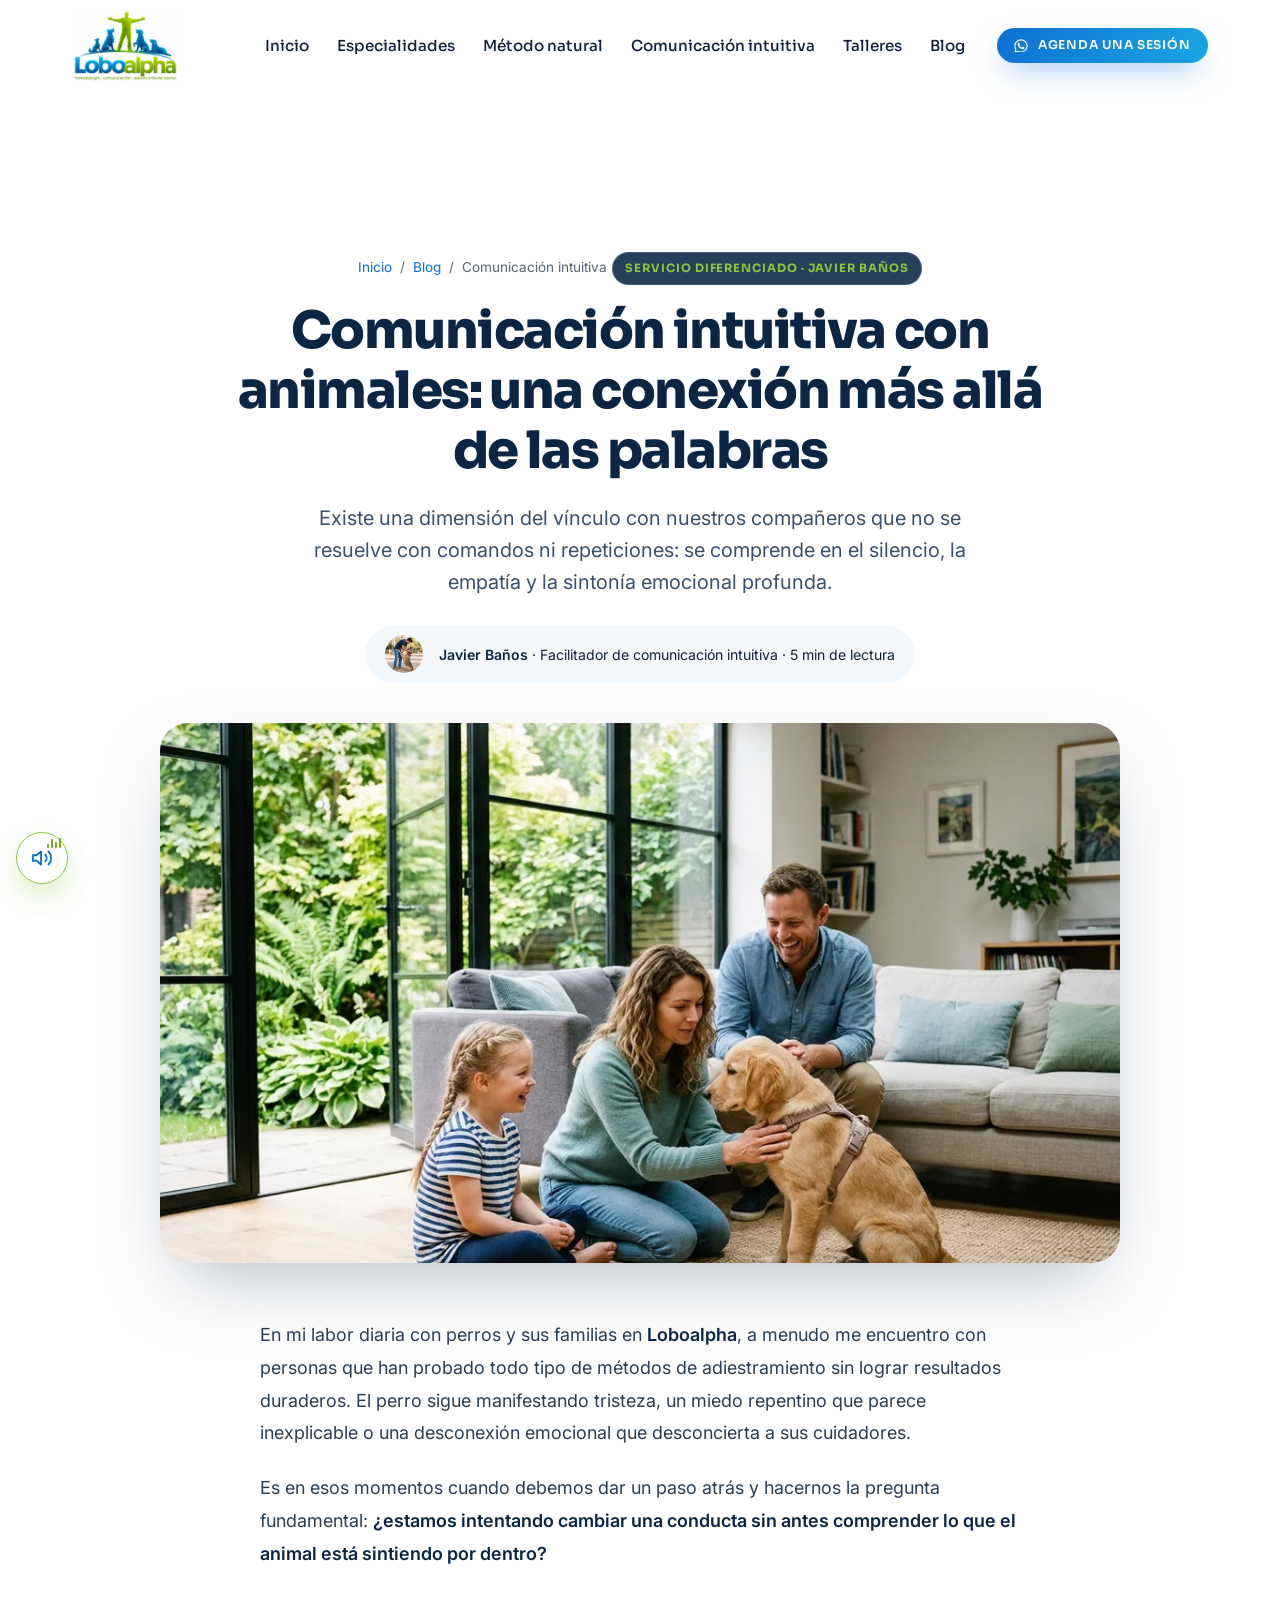
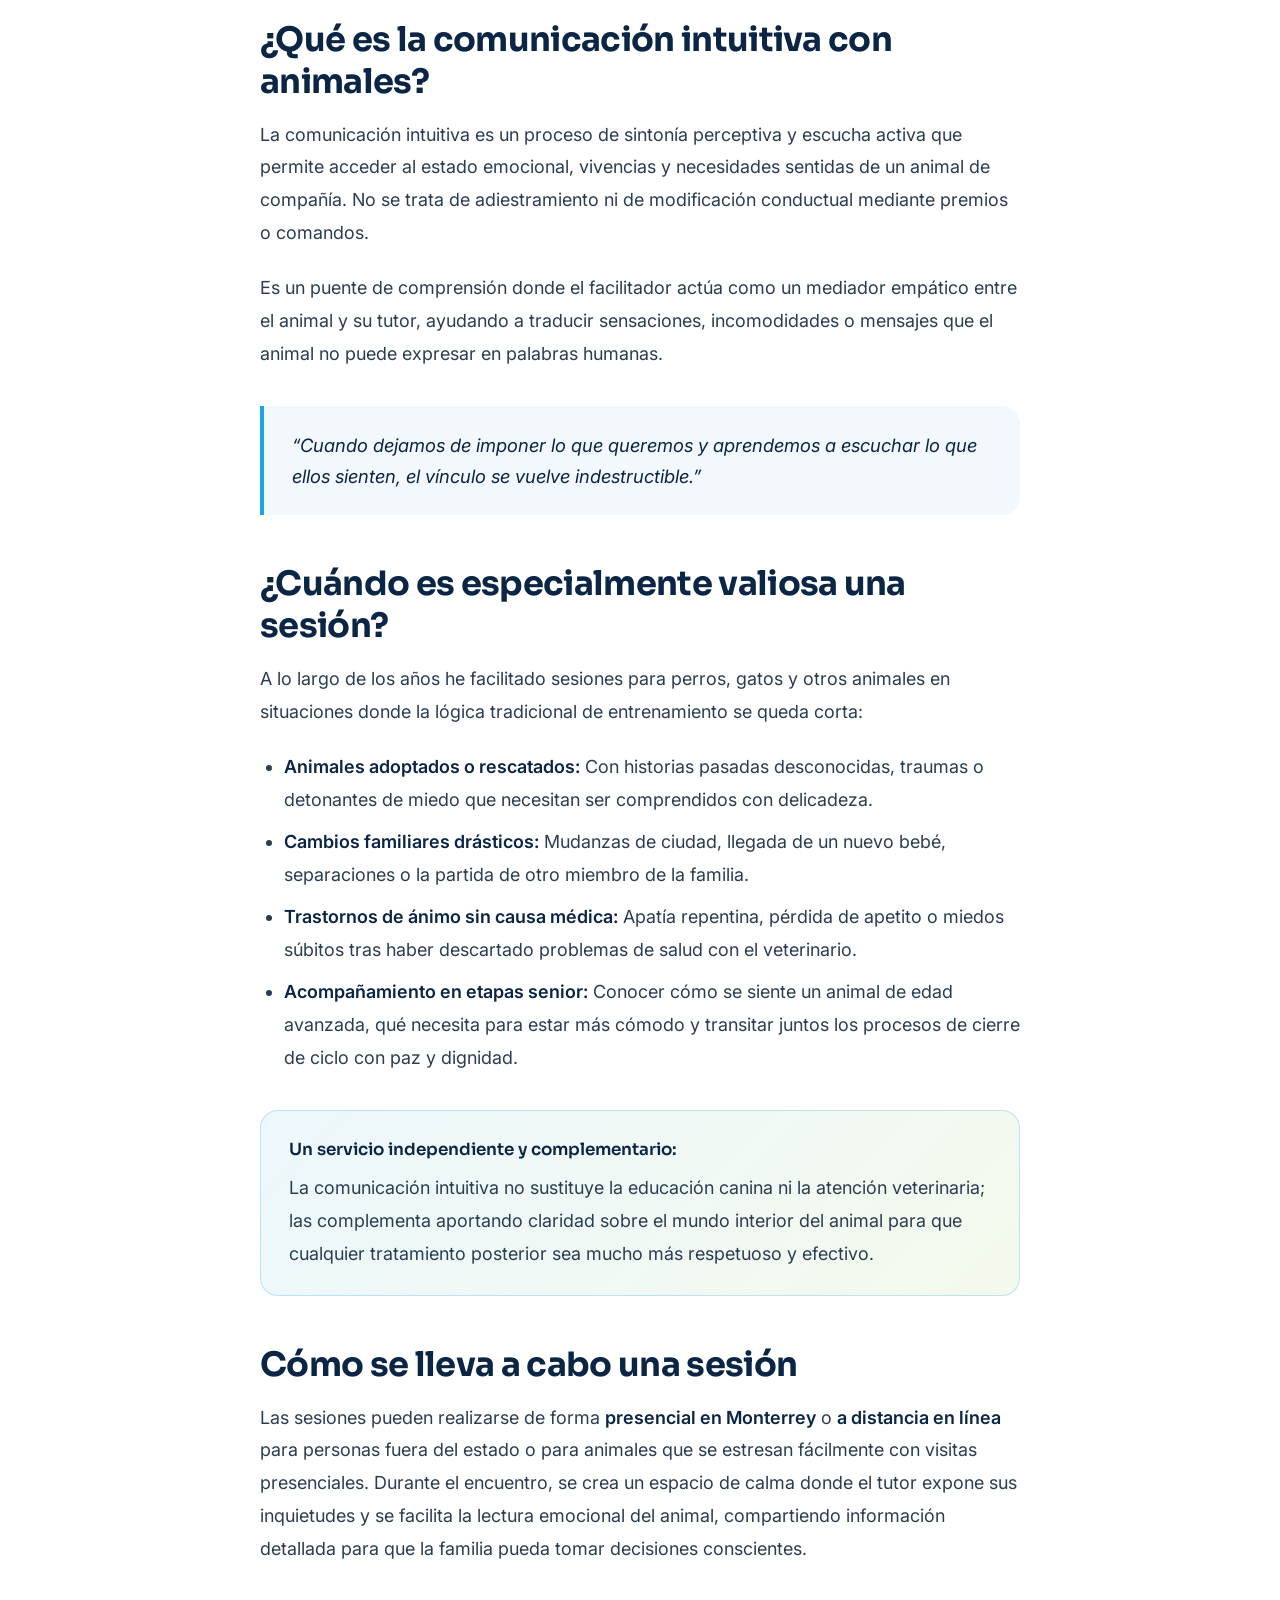
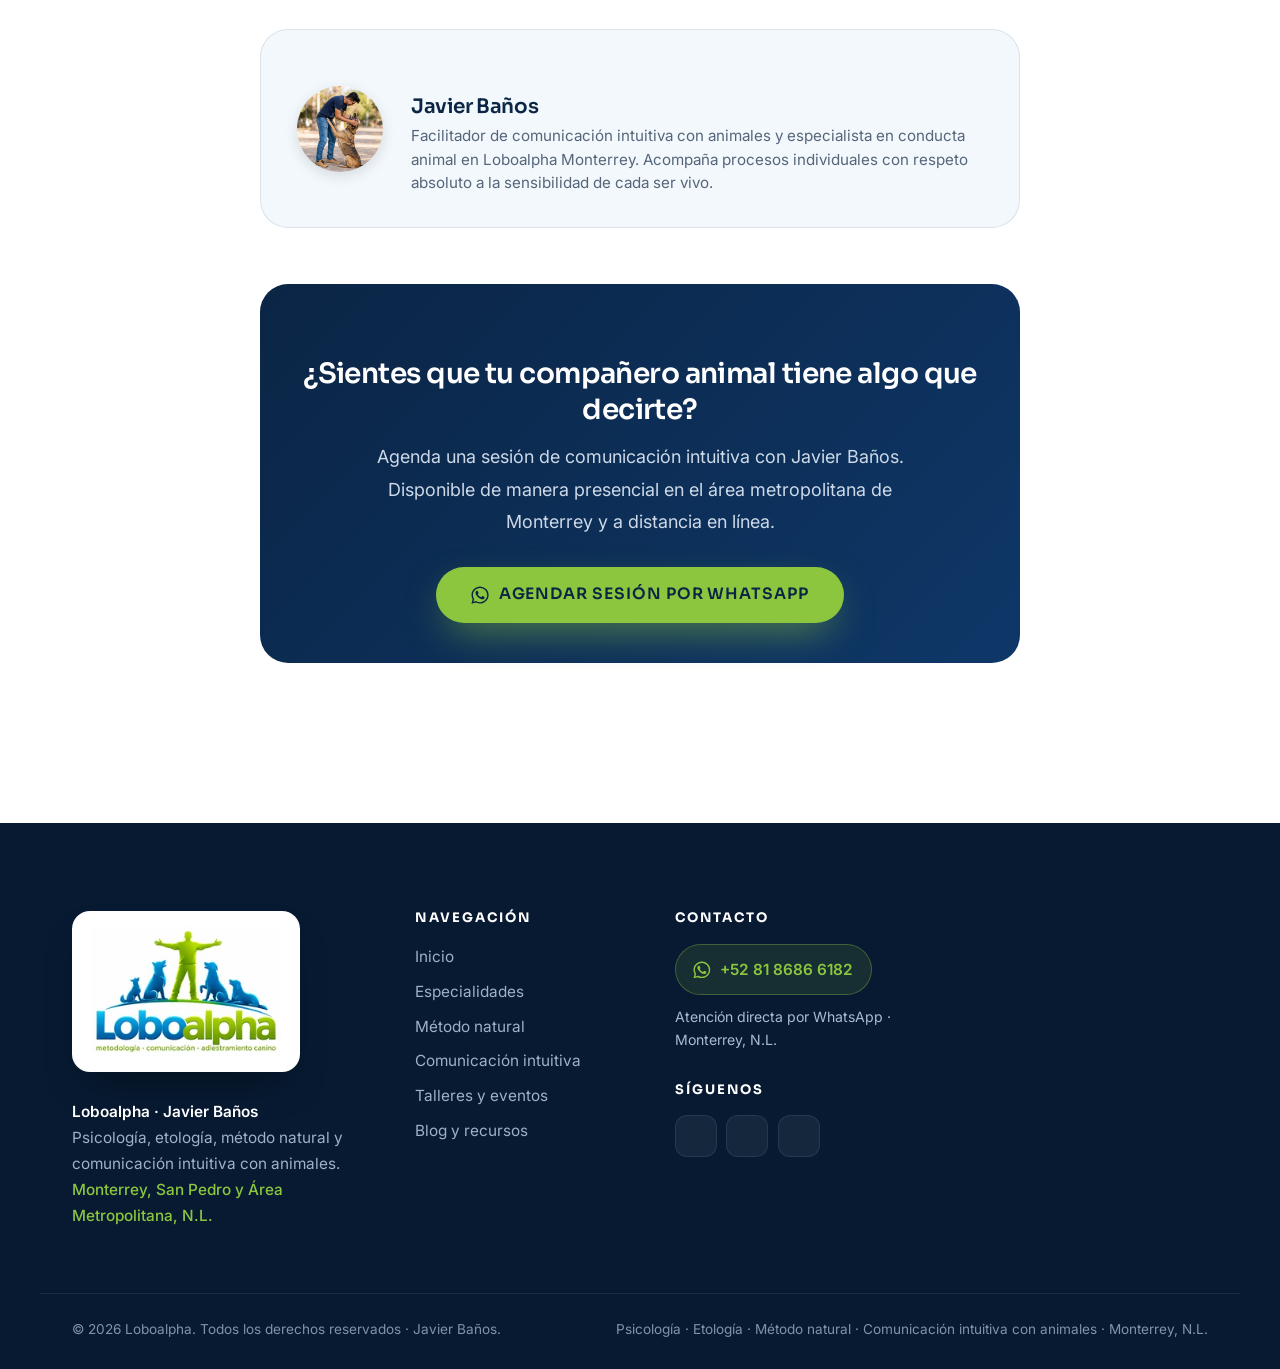
<file: articulos/comunicacion-intuitiva-con-animales.html>
<!DOCTYPE html>
<html lang="es-MX">
<head>
  <meta charset="utf-8">
  <meta name="viewport" content="width=device-width, initial-scale=1, viewport-fit=cover">

  <!-- ===== SEO base ===== -->
  <title>Comunicación intuitiva con animales: una conexión más allá de las palabras · Loboalpha</title>
  <meta name="description" content="Descubre qué es la comunicación intuitiva con animales y cómo Javier Baños facilita sesiones para comprender las emociones y mensajes de tu compañero en Monterrey.">
  <meta name="keywords" content="comunicacion intuitiva con animales, Javier Baños, bienestar animal, conexion humano animal, Loboalpha Monterrey">
  <meta name="author" content="Javier Baños · Loboalpha">
  <meta name="robots" content="index, follow, max-image-preview:large">
  <link rel="canonical" href="https://arcano3ai.github.io/LoboAlpha/articulos/comunicacion-intuitiva-con-animales.html">
  <meta name="theme-color" content="#0b2545">

  <!-- ===== Open Graph ===== -->
  <meta property="og:type" content="article">
  <meta property="og:locale" content="es_MX">
  <meta property="og:site_name" content="Loboalpha">
  <meta property="og:title" content="Comunicación intuitiva con animales: una conexión más allá de las palabras">
  <meta property="og:description" content="Aprende cómo la escucha activa y la sintonía emocional permiten descifrar el mundo interior de tu animal de compañía con Javier Baños.">
  <meta property="og:url" content="https://arcano3ai.github.io/LoboAlpha/articulos/comunicacion-intuitiva-con-animales.html">
  <meta property="og:image" content="https://arcano3ai.github.io/LoboAlpha/assets/img/og-blog-intuitiva.jpg">
  <meta property="og:image:secure_url" content="https://arcano3ai.github.io/LoboAlpha/assets/img/og-blog-intuitiva.jpg">
  <meta property="og:image:type" content="image/jpeg">
  <meta property="og:image:width" content="1200">
  <meta property="og:image:height" content="630">
  <meta property="og:image:alt" content="Conexión empática y comunicación intuitiva con animales">
  <link rel="image_src" href="https://arcano3ai.github.io/LoboAlpha/assets/img/og-blog-intuitiva.jpg">
  <meta name="twitter:card" content="summary_large_image">
  <meta name="twitter:title" content="Comunicación intuitiva con animales: una conexión más allá de las palabras">
  <meta name="twitter:description" content="Descubre en qué consiste una sesión de comunicación intuitiva y cuándo es el momento indicado para realizarla.">
  <meta name="twitter:image" content="https://arcano3ai.github.io/LoboAlpha/assets/img/og-blog-intuitiva.jpg">

  <!-- ===== Iconos ===== -->
  <link rel="icon" type="image/png" sizes="32x32" href="../assets/img/favicon-32.png">
  <link rel="apple-touch-icon" href="../assets/img/apple-touch-icon.png">

  <!-- ===== Fuentes & Estilos ===== -->
  <link rel="preconnect" href="https://fonts.googleapis.com">
  <link rel="preconnect" href="https://fonts.gstatic.com" crossorigin>
  <link href="https://fonts.googleapis.com/css2?family=Inter:wght@400;500;600&family=Sora:wght@500;600;700;800&display=swap" rel="stylesheet">
  <link rel="stylesheet" href="../assets/css/styles.css">

  <!-- ===== Schema.org BlogPosting ===== -->
  <script type="application/ld+json">
  {
    "@context": "https://schema.org",
    "@type": "BlogPosting",
    "headline": "Comunicación intuitiva con animales: una conexión más allá de las palabras",
    "description": "Cómo escuchar lo que tu compañero animal siente, en qué situaciones ayuda y cómo complementa la educación respetuosa y el bienestar familiar.",
    "image": "https://arcano3ai.github.io/LoboAlpha/assets/img/og-blog-intuitiva.jpg",
    "datePublished": "2026-11-15T10:00:00-06:00",
    "dateModified": "2026-11-15T10:00:00-06:00",
    "author": {
      "@type": "Person",
      "name": "Javier Baños",
      "url": "https://arcano3ai.github.io/LoboAlpha/#instructor",
      "jobTitle": "Facilitador de comunicación intuitiva y especialista en conducta canina"
    },
    "publisher": {
      "@type": "Organization",
      "name": "Loboalpha",
      "logo": {
        "@type": "ImageObject",
        "url": "https://arcano3ai.github.io/LoboAlpha/assets/img/logo-loboalpha-480.png"
      }
    },
    "mainEntityOfPage": {
      "@type": "WebPage",
      "@id": "https://arcano3ai.github.io/LoboAlpha/articulos/comunicacion-intuitiva-con-animales.html"
    }
  }
  </script>
</head>
<body>
  <!-- Sprite SVG -->
  <svg width="0" height="0" style="position:absolute" aria-hidden="true" focusable="false">
    <symbol id="i-whatsapp" viewBox="0 0 24 24"><path fill="currentColor" d="M17.47 14.38c-.3-.15-1.75-.86-2.02-.96-.27-.1-.47-.15-.67.15-.2.3-.77.96-.94 1.16-.17.2-.35.22-.64.07-.3-.15-1.25-.46-2.38-1.47-.88-.79-1.47-1.76-1.65-2.06-.17-.3-.02-.46.13-.6.13-.14.3-.35.45-.52.15-.17.2-.3.3-.5.1-.2.05-.37-.03-.52-.07-.15-.67-1.6-.92-2.2-.24-.58-.49-.5-.67-.5h-.57c-.2 0-.52.07-.79.37-.27.3-1.04 1.02-1.04 2.48 0 1.46 1.07 2.88 1.21 3.07.15.2 2.1 3.2 5.08 4.49.71.3 1.26.49 1.7.63.71.22 1.36.19 1.87.12.57-.09 1.75-.72 2-1.41.25-.69.25-1.29.17-1.41-.07-.12-.27-.2-.57-.35M12.05 21.5h-.01a9.46 9.46 0 0 1-4.82-1.32l-.35-.2-3.58.93.96-3.49-.23-.36a9.43 9.43 0 0 1-1.45-5.03c0-5.22 4.25-9.47 9.48-9.47a9.4 9.4 0 0 1 6.7 2.78 9.4 9.4 0 0 1 2.77 6.7c0 5.22-4.25 9.47-9.47 9.47m8.06-17.53A11.32 11.32 0 0 0 12.05.63C5.77.63.66 5.73.66 12.01c0 2 .52 3.96 1.52 5.69L.56 23.63l6.07-1.6a11.36 11.36 0 0 0 5.42 1.38h.01c6.28 0 11.39-5.1 11.39-11.39 0-3.04-1.19-5.9-3.34-8.05"/></symbol>
    <symbol id="i-arrow" viewBox="0 0 24 24"><path fill="none" stroke="currentColor" stroke-width="2" stroke-linecap="round" stroke-linejoin="round" d="M5 12h14M13 6l6 6-6 6"/></symbol>
    <symbol id="i-check-circle" viewBox="0 0 24 24"><circle cx="12" cy="12" r="10" fill="none" stroke="currentColor" stroke-width="2"/><path fill="none" stroke="currentColor" stroke-width="2" stroke-linecap="round" stroke-linejoin="round" d="M8 12l3 3 5-5"/></symbol>
    <symbol id="i-volume-on" viewBox="0 0 24 24"><polygon points="11 5 6 9 2 9 2 15 6 15 11 19 11 5" fill="none" stroke="currentColor" stroke-width="2" stroke-linecap="round" stroke-linejoin="round"/><path d="M15.54 8.46a5 5 0 0 1 0 7.07" fill="none" stroke="currentColor" stroke-width="2" stroke-linecap="round"/><path d="M19.07 4.93a10 10 0 0 1 0 14.14" fill="none" stroke="currentColor" stroke-width="2" stroke-linecap="round"/></symbol>
    <symbol id="i-volume-off" viewBox="0 0 24 24"><polygon points="11 5 6 9 2 9 2 15 6 15 11 19 11 5" fill="none" stroke="currentColor" stroke-width="2" stroke-linecap="round" stroke-linejoin="round"/><line x1="23" y1="9" x2="17" y2="15" stroke="currentColor" stroke-width="2" stroke-linecap="round"/><line x1="17" y1="9" x2="23" y2="15" stroke="currentColor" stroke-width="2" stroke-linecap="round"/></symbol>
  </svg>

  <header class="site-header is-scrolled">
    <div class="container header-inner">
      <a class="brand" href="../#inicio" aria-label="Loboalpha, ir al inicio">
        <img src="../assets/img/logo-loboalpha-240.webp" width="240" height="166" alt="Loboalpha">
      </a>
      <nav class="main-nav" id="menu" aria-label="Navegación principal">
        <ul>
          <li><a href="../#inicio">Inicio</a></li>
          <li><a href="../#servicios">Especialidades</a></li>
          <li><a href="../#metodo-natural">Método natural</a></li>
          <li><a href="../#comunicacion-intuitiva">Comunicación intuitiva</a></li>
          <li><a href="../#talleres">Talleres</a></li>
          <li><a href="../#articulos">Blog</a></li>
        </ul>
        <a class="btn btn-primary btn-sm nav-cta" href="https://wa.me/528186866182?text=Hola%20Javier%2C%20le%C3%AD%20el%20art%C3%ADculo%20sobre%20comunicaci%C3%B3n%20intuitiva%20y%20quisiera%20agendar%20una%20sesi%C3%B3n." target="_blank" rel="noopener noreferrer">
          <svg class="ico" aria-hidden="true"><use href="#i-whatsapp"/></svg> Agenda una sesión
        </a>
      </nav>
      <button class="nav-toggle" type="button" aria-controls="menu" aria-expanded="false" aria-label="Abrir menú">
        <span></span><span></span><span></span>
      </button>
    </div>
  </header>

  <main id="contenido">
    <article class="article-page section">
      <div class="container">
        
        <header class="article-header">
          <nav class="article-breadcrumb" aria-label="Miga de pan">
            <a href="../#inicio">Inicio</a>
            <span>/</span>
            <a href="../#articulos">Blog</a>
            <span>/</span>
            <span>Comunicación intuitiva</span>
          </nav>

          <span class="blog-card-badge" style="position:static; display:inline-block; margin-bottom:1rem;">Servicio diferenciado · Javier Baños</span>
          <h1 class="article-title">Comunicación intuitiva con animales: una conexión más allá de las palabras</h1>
          <p class="article-lead">
            Existe una dimensión del vínculo con nuestros compañeros que no se resuelve con comandos ni repeticiones: se comprende en el silencio, la empatía y la sintonía emocional profunda.
          </p>

          <div class="article-author-meta">
            <img src="../assets/img/javier-banos-800.webp" alt="Javier Baños">
            <div>
              <strong>Javier Baños</strong> · <span>Facilitador de comunicación intuitiva</span> · <span>5 min de lectura</span>
            </div>
          </div>
        </header>

        <figure class="article-featured-media">
          <img src="../assets/img/blog-intuitiva-1024.webp"
               srcset="../assets/img/blog-intuitiva-640.webp 640w, ../assets/img/blog-intuitiva-1024.webp 1024w"
               sizes="(min-width: 1040px) 960px, 92vw"
               width="1024" height="576"
               alt="Momento de íntima conexión y sintonía emocional entre humano y perro en un entorno tranquilo">
        </figure>

        <div class="article-content">
          <p>
            En mi labor diaria con perros y sus familias en <strong>Loboalpha</strong>, a menudo me encuentro con personas que han probado todo tipo de métodos de adiestramiento sin lograr resultados duraderos. El perro sigue manifestando tristeza, un miedo repentino que parece inexplicable o una desconexión emocional que desconcierta a sus cuidadores.
          </p>
          <p>
            Es en esos momentos cuando debemos dar un paso atrás y hacernos la pregunta fundamental: <strong>¿estamos intentando cambiar una conducta sin antes comprender lo que el animal está sintiendo por dentro?</strong>
          </p>

          <h2>¿Qué es la comunicación intuitiva con animales?</h2>
          <p>
            La comunicación intuitiva es un proceso de sintonía perceptiva y escucha activa que permite acceder al estado emocional, vivencias y necesidades sentidas de un animal de compañía. No se trata de adiestramiento ni de modificación conductual mediante premios o comandos.
          </p>
          <p>
            Es un puente de comprensión donde el facilitador actúa como un mediador empático entre el animal y su tutor, ayudando a traducir sensaciones, incomodidades o mensajes que el animal no puede expresar en palabras humanas.
          </p>

          <blockquote>
            “Cuando dejamos de imponer lo que queremos y aprendemos a escuchar lo que ellos sienten, el vínculo se vuelve indestructible.”
          </blockquote>

          <h2>¿Cuándo es especialmente valiosa una sesión?</h2>
          <p>
            A lo largo de los años he facilitado sesiones para perros, gatos y otros animales en situaciones donde la lógica tradicional de entrenamiento se queda corta:
          </p>
          <ul>
            <li><strong>Animales adoptados o rescatados:</strong> Con historias pasadas desconocidas, traumas o detonantes de miedo que necesitan ser comprendidos con delicadeza.</li>
            <li><strong>Cambios familiares drásticos:</strong> Mudanzas de ciudad, llegada de un nuevo bebé, separaciones o la partida de otro miembro de la familia.</li>
            <li><strong>Trastornos de ánimo sin causa médica:</strong> Apatía repentina, pérdida de apetito o miedos súbitos tras haber descartado problemas de salud con el veterinario.</li>
            <li><strong>Acompañamiento en etapas senior:</strong> Conocer cómo se siente un animal de edad avanzada, qué necesita para estar más cómodo y transitar juntos los procesos de cierre de ciclo con paz y dignidad.</li>
          </ul>

          <div class="article-callout">
            <strong>Un servicio independiente y complementario:</strong>
            <p style="margin:0;">
              La comunicación intuitiva no sustituye la educación canina ni la atención veterinaria; las complementa aportando claridad sobre el mundo interior del animal para que cualquier tratamiento posterior sea mucho más respetuoso y efectivo.
            </p>
          </div>

          <h2>Cómo se lleva a cabo una sesión</h2>
          <p>
            Las sesiones pueden realizarse de forma <strong>presencial en Monterrey</strong> o <strong>a distancia en línea</strong> para personas fuera del estado o para animales que se estresan fácilmente con visitas presenciales. Durante el encuentro, se crea un espacio de calma donde el tutor expone sus inquietudes y se facilita la lectura emocional del animal, compartiendo información detallada para que la familia pueda tomar decisiones conscientes.
          </p>

          <div class="article-author-box">
            <img class="author-box-img" src="../assets/img/javier-banos-800.webp" alt="Javier Baños">
            <div class="author-box-info">
              <h3>Javier Baños</h3>
              <p>Facilitador de comunicación intuitiva con animales y especialista en conducta animal en Loboalpha Monterrey. Acompaña procesos individuales con respeto absoluto a la sensibilidad de cada ser vivo.</p>
            </div>
          </div>

          <div class="article-cta-box">
            <h3>¿Sientes que tu compañero animal tiene algo que decirte?</h3>
            <p>Agenda una sesión de comunicación intuitiva con Javier Baños. Disponible de manera presencial en el área metropolitana de Monterrey y a distancia en línea.</p>
            <a class="btn btn-lime btn-lg" href="https://wa.me/528186866182?text=Hola%20Javier%2C%20le%C3%AD%20tu%20art%C3%ADculo%20sobre%20comunicaci%C3%B3n%20intuitiva%20en%20Loboalpha%20y%20me%20gustar%C3%ADa%20agendar%20una%20sesi%C3%B3n%20para%20mi%20animal%20de%20compa%C3%B1%C3%ADa." target="_blank" rel="noopener noreferrer">
              <svg class="ico" aria-hidden="true"><use href="#i-whatsapp"/></svg> Agendar sesión por WhatsApp
            </a>
          </div>

        </div>

      </div>
    </article>
  </main>

  <footer class="site-footer">
    <div class="container footer-grid">
      <div class="footer-brand">
        <a class="footer-logo" href="../#inicio">
          <img src="../assets/img/logo-loboalpha-240.webp" width="240" height="166" alt="Loboalpha">
        </a>
        <p class="footer-tag">
          <strong>Loboalpha · Javier Baños</strong><br>
          Psicología, etología, método natural y comunicación intuitiva con animales.<br>
          <span style="color: var(--lime-500); font-weight: 500;">Monterrey, San Pedro y Área Metropolitana, N.L.</span>
        </p>
      </div>

      <nav class="footer-col" aria-label="Navegación del pie de página">
        <h3>Navegación</h3>
        <ul>
          <li><a href="../#inicio">Inicio</a></li>
          <li><a href="../#servicios">Especialidades</a></li>
          <li><a href="../#metodo-natural">Método natural</a></li>
          <li><a href="../#comunicacion-intuitiva">Comunicación intuitiva</a></li>
          <li><a href="../#talleres">Talleres y eventos</a></li>
          <li><a href="../#articulos">Blog y recursos</a></li>
        </ul>
      </nav>

      <div class="footer-col">
        <h3>Contacto</h3>
        <a class="footer-wa" href="https://wa.me/528186866182" target="_blank" rel="noopener noreferrer">
          <svg class="ico" aria-hidden="true"><use href="#i-whatsapp"/></svg> +52 81 8686 6182
        </a>
        <p style="margin-top: .6rem; font-size: .88rem; color: #a9bbd0;">Atención directa por WhatsApp · Monterrey, N.L.</p>
        <h3 class="mt">Síguenos</h3>
        <ul class="socials">
          <li><a href="https://www.youtube.com/@loboalphatv" target="_blank" rel="noopener noreferrer" aria-label="Loboalpha en YouTube"><svg aria-hidden="true"><use href="#i-youtube"/></svg></a></li>
          <li><a href="https://www.instagram.com/loboalphatv" target="_blank" rel="noopener noreferrer" aria-label="Loboalpha en Instagram"><svg aria-hidden="true"><use href="#i-instagram"/></svg></a></li>
          <li><a href="https://www.facebook.com/profile.php?id=100057430391864" target="_blank" rel="noopener noreferrer" aria-label="Loboalpha en Facebook"><svg aria-hidden="true"><use href="#i-facebook"/></svg></a></li>
        </ul>
      </div>
    </div>
    <div class="container footer-bottom">
      <p>© 2026 Loboalpha. Todos los derechos reservados · Javier Baños.</p>
      <p>Psicología · Etología · Método natural · Comunicación intuitiva con animales · Monterrey, N.L.</p>
    </div>
  </footer>

  <!-- Audio ambiental: Loboalpha -->
  <audio id="bg-audio" autoplay loop preload="auto" src="../assets/audio/loboalpha.mp3"></audio>

  <!-- Control flotante de audio ambiental -->
  <button class="audio-float" id="audio-toggle" type="button" aria-label="Música de fondo: Loboalpha (activar sonido)" aria-pressed="false" title="Música ambiental: Loboalpha">
    <span class="audio-bars" aria-hidden="true">
      <span></span><span></span><span></span><span></span>
    </span>
    <svg class="audio-icon on" aria-hidden="true"><use href="#i-volume-on"/></svg>
    <svg class="audio-icon off" aria-hidden="true"><use href="#i-volume-off"/></svg>
    <span class="audio-tooltip">Música Loboalpha</span>
  </button>

  <script src="../assets/js/main.js"></script>
</body>
</html>
</file>
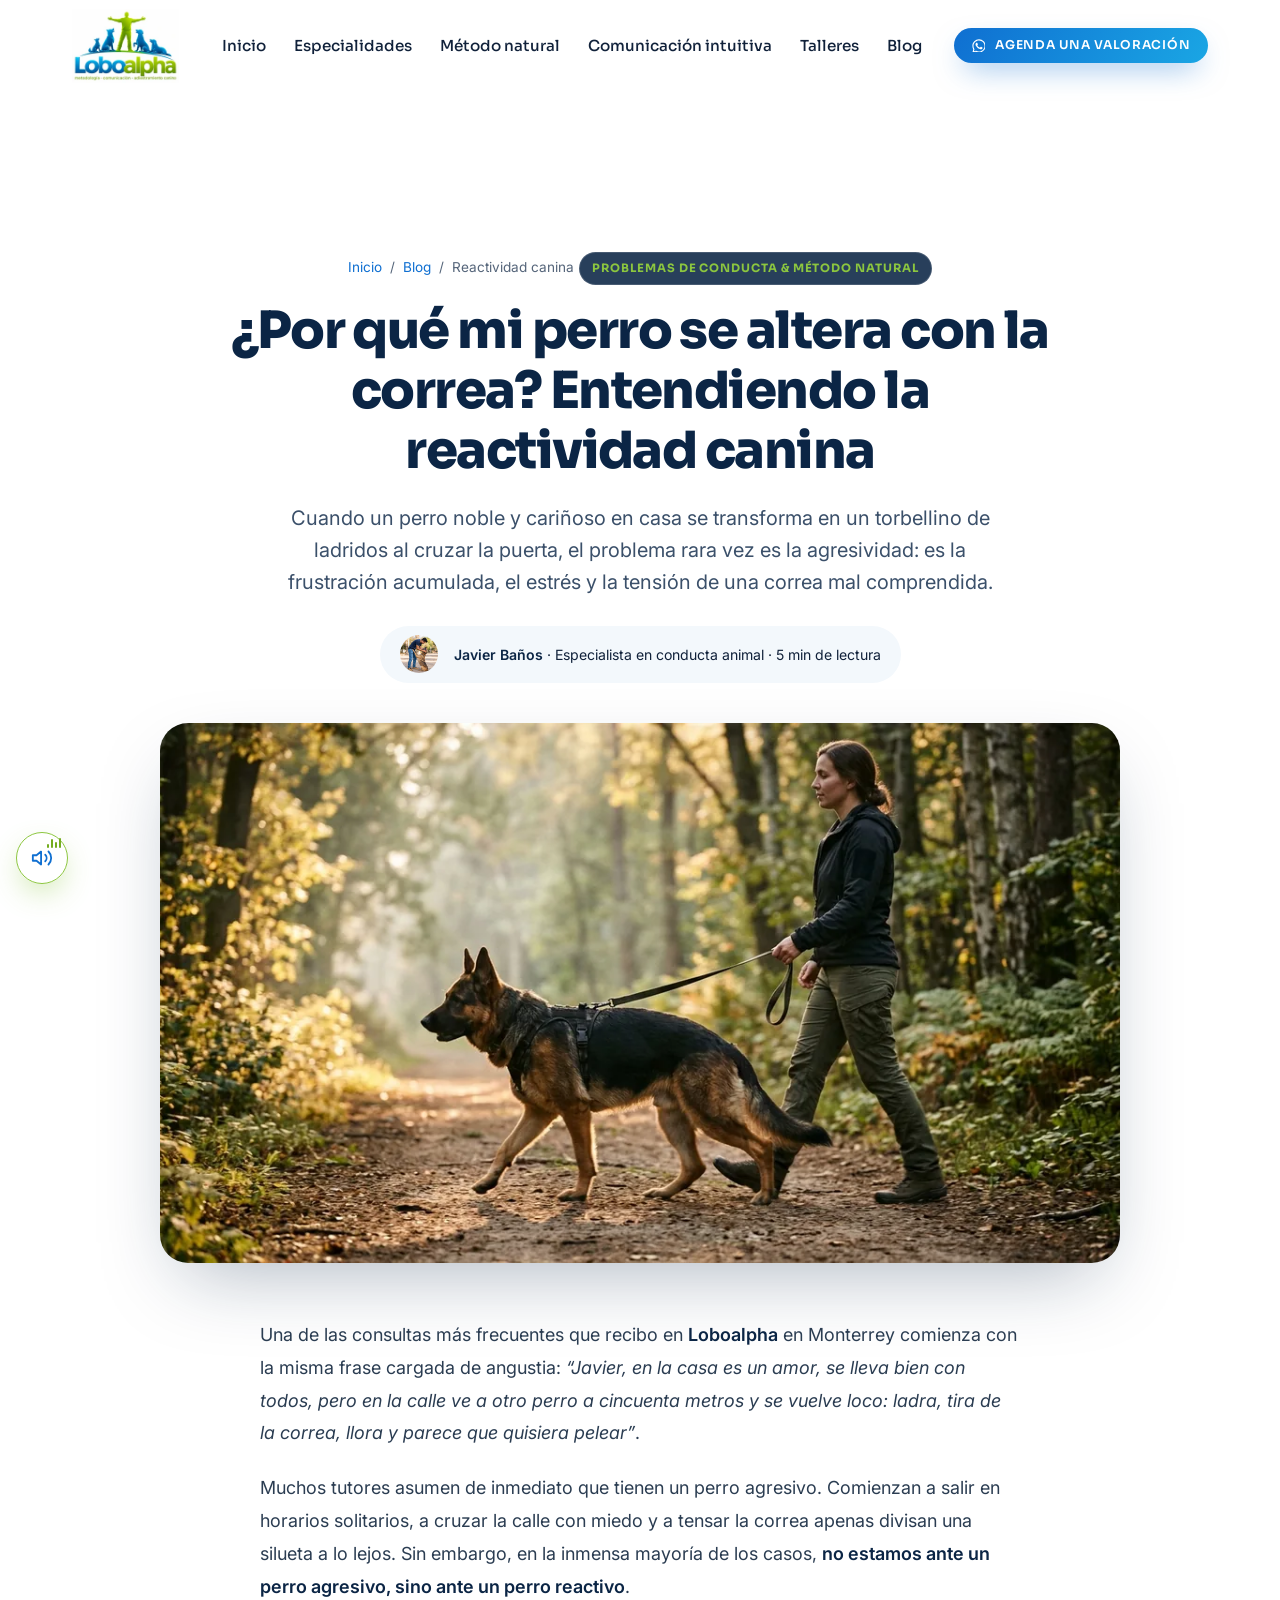
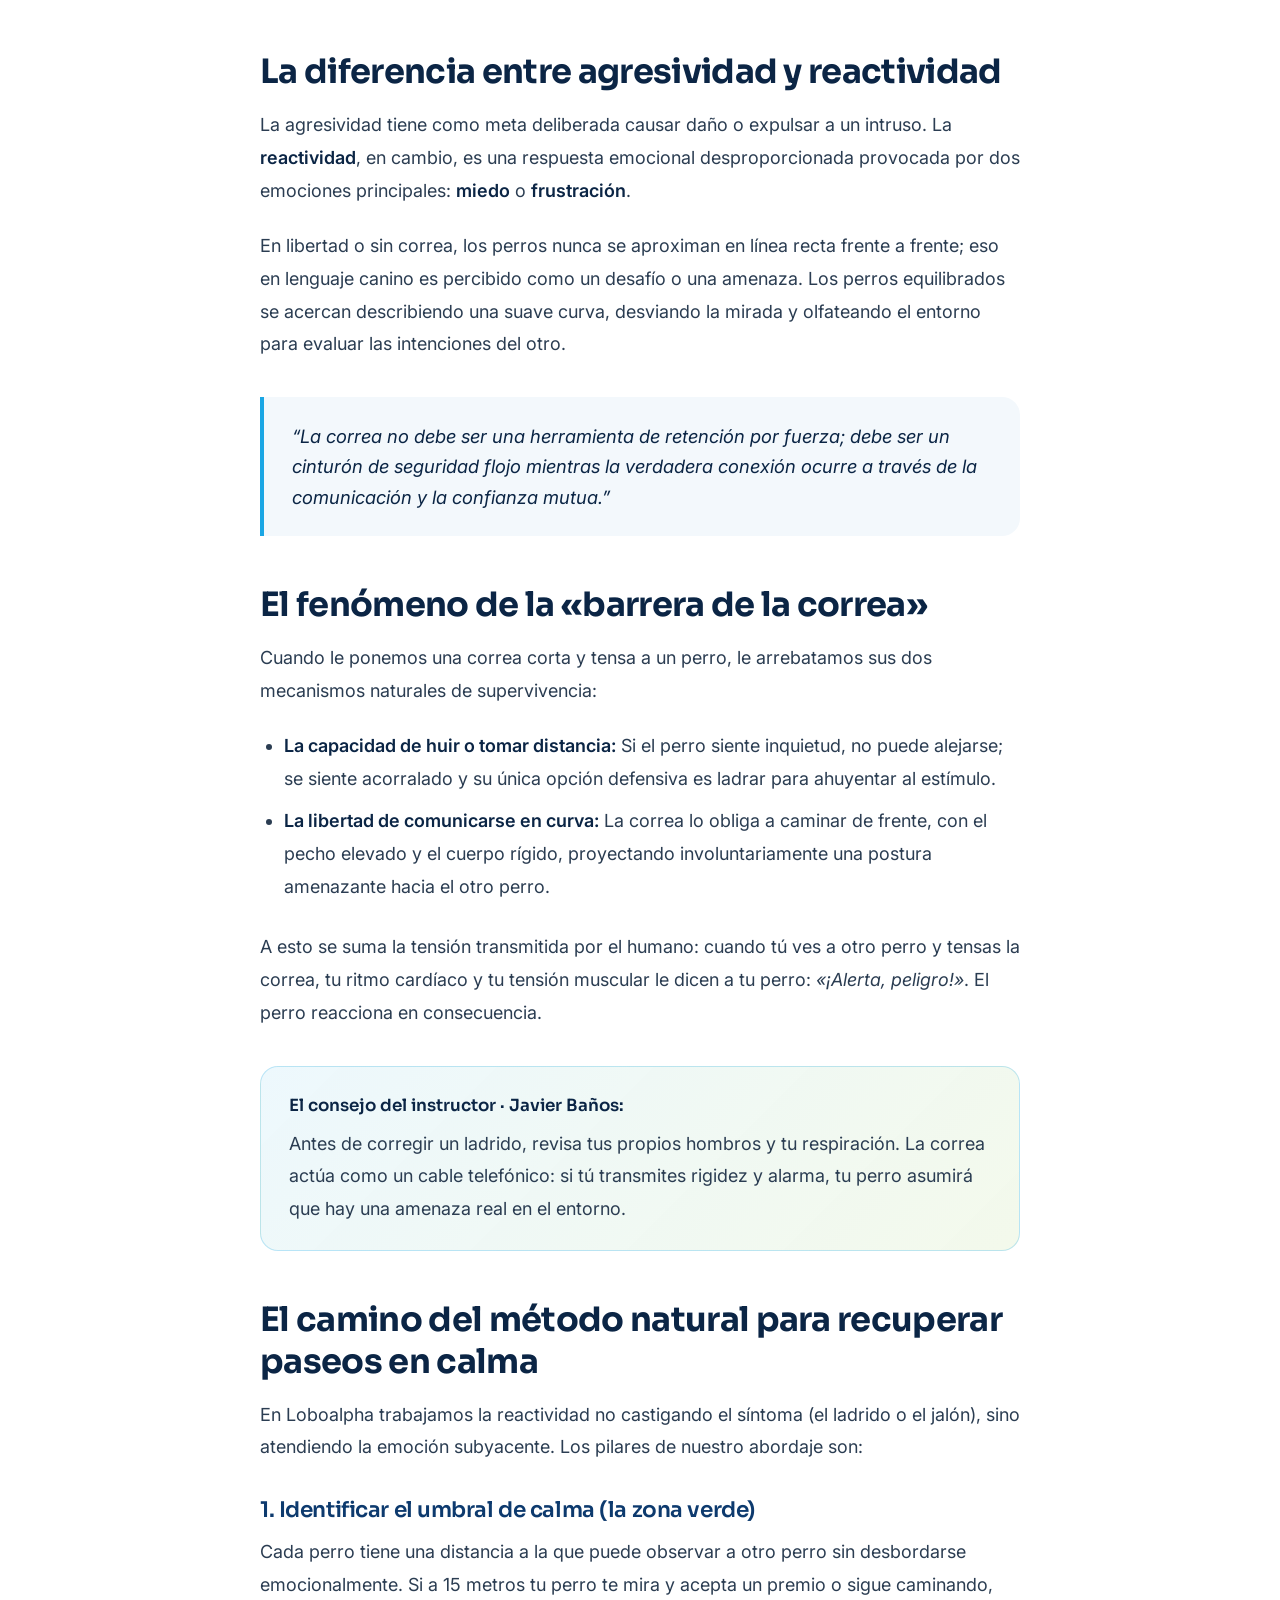
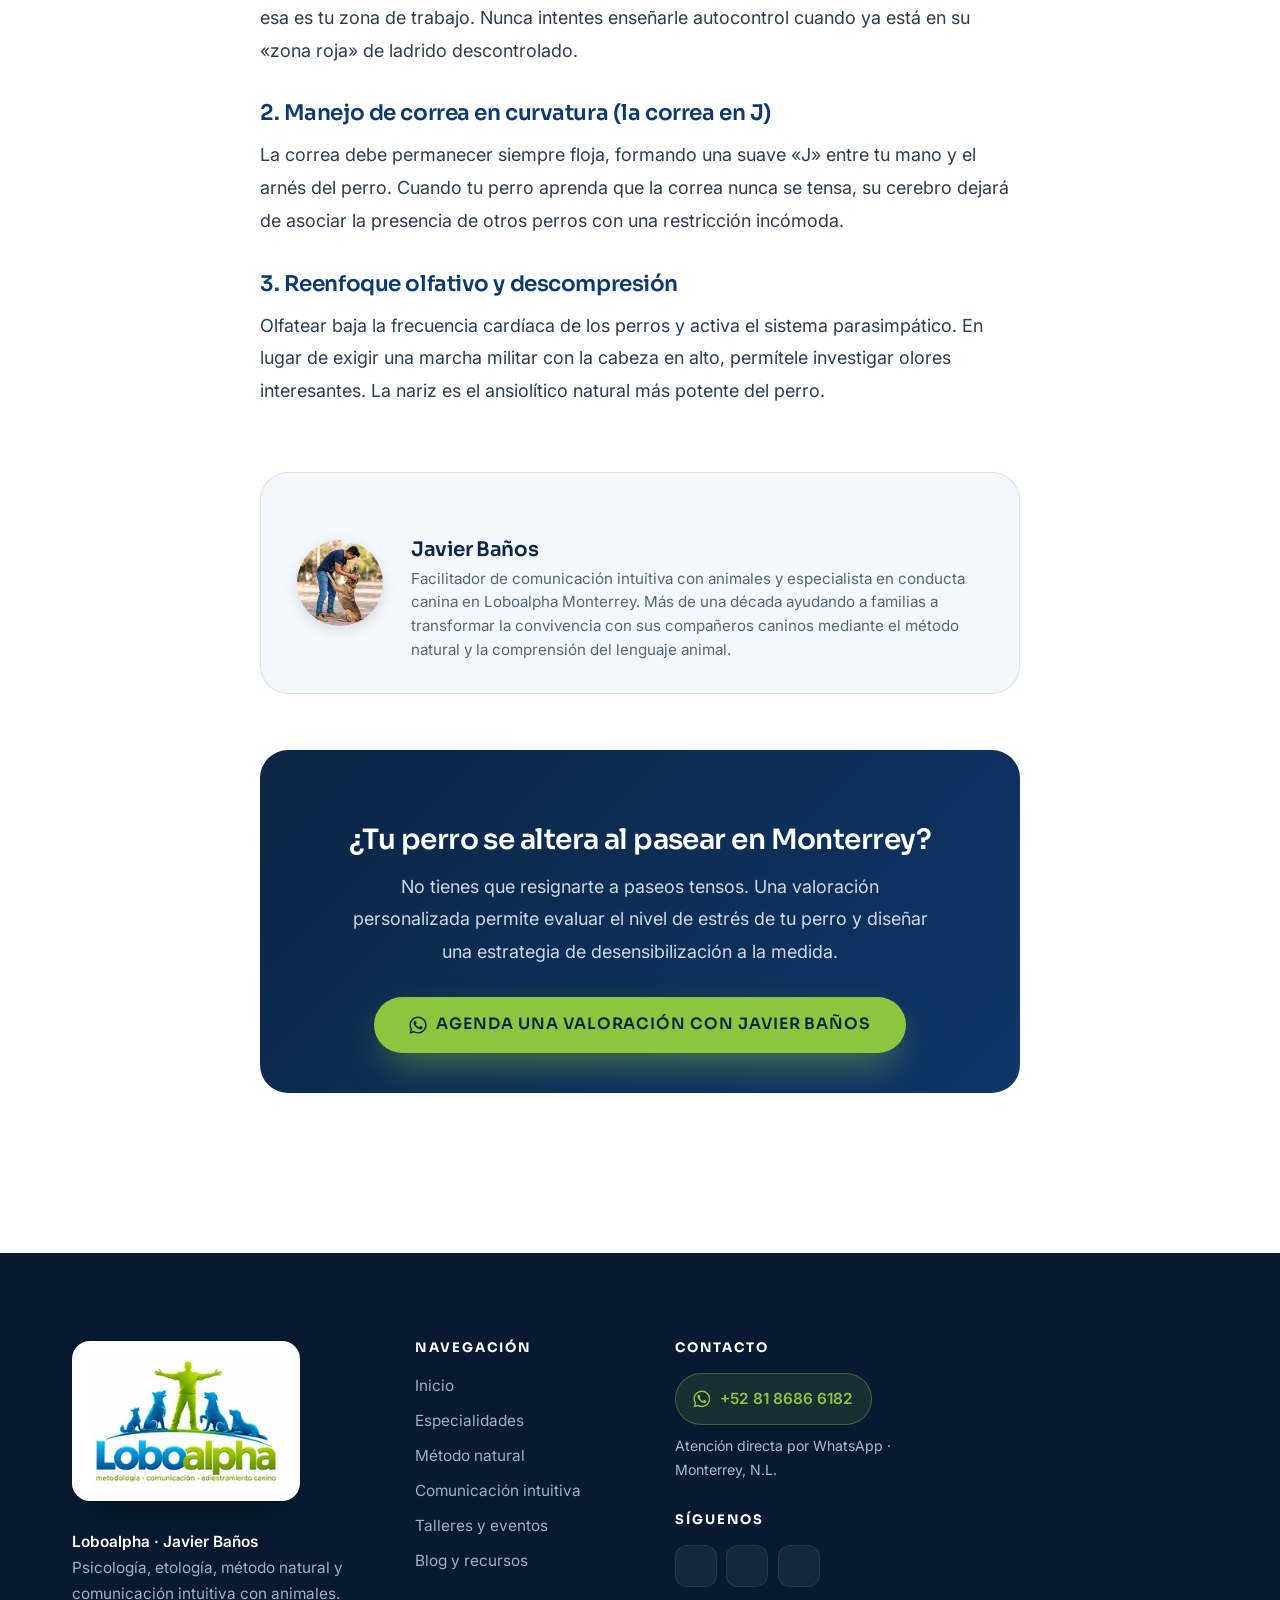
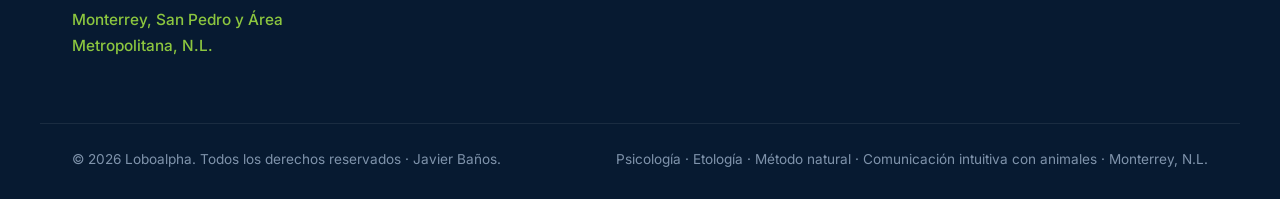
<file: articulos/reactividad-canina-manejo-de-correa.html>
<!DOCTYPE html>
<html lang="es-MX">
<head>
  <meta charset="utf-8">
  <meta name="viewport" content="width=device-width, initial-scale=1, viewport-fit=cover">

  <!-- ===== SEO base ===== -->
  <title>¿Por qué mi perro se altera con la correa? Entendiendo la reactividad canina · Loboalpha</title>
  <meta name="description" content="Descubre por qué los perros ladran o se lanzan al pasear con correa. Guía de Javier Baños sobre la barrera de la correa, frustración y el método natural para recuperar paseos serenos en Monterrey.">
  <meta name="keywords" content="reactividad canina, perro jala correa, problemas de conducta canina, Javier Baños, adiestramiento canino Monterrey, metodo natural canino">
  <meta name="author" content="Javier Baños · Loboalpha">
  <meta name="robots" content="index, follow, max-image-preview:large">
  <link rel="canonical" href="https://arcano3ai.github.io/LoboAlpha/articulos/reactividad-canina-manejo-de-correa.html">
  <meta name="theme-color" content="#0b2545">

  <!-- ===== Open Graph ===== -->
  <meta property="og:type" content="article">
  <meta property="og:locale" content="es_MX">
  <meta property="og:site_name" content="Loboalpha">
  <meta property="og:title" content="¿Por qué mi perro se altera con la correa? Entendiendo la reactividad canina">
  <meta property="og:description" content="Cómo la frustración y la tensión en la correa transforman el paseo en una batalla, y el método natural para recuperar la serenidad.">
  <meta property="og:url" content="https://arcano3ai.github.io/LoboAlpha/articulos/reactividad-canina-manejo-de-correa.html">
  <meta property="og:image" content="https://arcano3ai.github.io/LoboAlpha/assets/img/og-blog-reactividad.jpg">
  <meta property="og:image:secure_url" content="https://arcano3ai.github.io/LoboAlpha/assets/img/og-blog-reactividad.jpg">
  <meta property="og:image:type" content="image/jpeg">
  <meta property="og:image:width" content="1200">
  <meta property="og:image:height" content="630">
  <meta property="og:image:alt" content="Pastor alemán caminando con calma y correa holgada junto a su guía">
  <link rel="image_src" href="https://arcano3ai.github.io/LoboAlpha/assets/img/og-blog-reactividad.jpg">
  <meta name="twitter:card" content="summary_large_image">
  <meta name="twitter:title" content="¿Por qué mi perro se altera con la correa? Entendiendo la reactividad canina">
  <meta name="twitter:description" content="Comprende la reactividad por correa y aprende a desactivarla con el método natural de Loboalpha en Monterrey.">
  <meta name="twitter:image" content="https://arcano3ai.github.io/LoboAlpha/assets/img/og-blog-reactividad.jpg">

  <!-- ===== Iconos ===== -->
  <link rel="icon" type="image/png" sizes="32x32" href="../assets/img/favicon-32.png">
  <link rel="apple-touch-icon" href="../assets/img/apple-touch-icon.png">

  <!-- ===== Fuentes & Estilos ===== -->
  <link rel="preconnect" href="https://fonts.googleapis.com">
  <link rel="preconnect" href="https://fonts.gstatic.com" crossorigin>
  <link href="https://fonts.googleapis.com/css2?family=Inter:wght@400;500;600&family=Sora:wght@500;600;700;800&display=swap" rel="stylesheet">
  <link rel="stylesheet" href="../assets/css/styles.css">

  <!-- ===== Schema.org BlogPosting ===== -->
  <script type="application/ld+json">
  {
    "@context": "https://schema.org",
    "@type": "BlogPosting",
    "headline": "¿Por qué mi perro se altera con la correa? Entendiendo la reactividad canina",
    "description": "Cómo la tensión involuntaria, la frustración y la falta de espacio transforman un paseo en una batalla, y el método natural para recuperar la serenidad.",
    "image": "https://arcano3ai.github.io/LoboAlpha/assets/img/og-blog-reactividad.jpg",
    "datePublished": "2026-11-15T08:00:00-06:00",
    "dateModified": "2026-11-15T08:00:00-06:00",
    "author": {
      "@type": "Person",
      "name": "Javier Baños",
      "url": "https://arcano3ai.github.io/LoboAlpha/#instructor",
      "jobTitle": "Facilitador de comunicación intuitiva y especialista en conducta canina"
    },
    "publisher": {
      "@type": "Organization",
      "name": "Loboalpha",
      "logo": {
        "@type": "ImageObject",
        "url": "https://arcano3ai.github.io/LoboAlpha/assets/img/logo-loboalpha-480.png"
      }
    },
    "mainEntityOfPage": {
      "@type": "WebPage",
      "@id": "https://arcano3ai.github.io/LoboAlpha/articulos/reactividad-canina-manejo-de-correa.html"
    }
  }
  </script>
</head>
<body>
  <!-- Sprite SVG -->
  <svg width="0" height="0" style="position:absolute" aria-hidden="true" focusable="false">
    <symbol id="i-whatsapp" viewBox="0 0 24 24"><path fill="currentColor" d="M17.47 14.38c-.3-.15-1.75-.86-2.02-.96-.27-.1-.47-.15-.67.15-.2.3-.77.96-.94 1.16-.17.2-.35.22-.64.07-.3-.15-1.25-.46-2.38-1.47-.88-.79-1.47-1.76-1.65-2.06-.17-.3-.02-.46.13-.6.13-.14.3-.35.45-.52.15-.17.2-.3.3-.5.1-.2.05-.37-.03-.52-.07-.15-.67-1.6-.92-2.2-.24-.58-.49-.5-.67-.5h-.57c-.2 0-.52.07-.79.37-.27.3-1.04 1.02-1.04 2.48 0 1.46 1.07 2.88 1.21 3.07.15.2 2.1 3.2 5.08 4.49.71.3 1.26.49 1.7.63.71.22 1.36.19 1.87.12.57-.09 1.75-.72 2-1.41.25-.69.25-1.29.17-1.41-.07-.12-.27-.2-.57-.35M12.05 21.5h-.01a9.46 9.46 0 0 1-4.82-1.32l-.35-.2-3.58.93.96-3.49-.23-.36a9.43 9.43 0 0 1-1.45-5.03c0-5.22 4.25-9.47 9.48-9.47a9.4 9.4 0 0 1 6.7 2.78 9.4 9.4 0 0 1 2.77 6.7c0 5.22-4.25 9.47-9.47 9.47m8.06-17.53A11.32 11.32 0 0 0 12.05.63C5.77.63.66 5.73.66 12.01c0 2 .52 3.96 1.52 5.69L.56 23.63l6.07-1.6a11.36 11.36 0 0 0 5.42 1.38h.01c6.28 0 11.39-5.1 11.39-11.39 0-3.04-1.19-5.9-3.34-8.05"/></symbol>
    <symbol id="i-arrow" viewBox="0 0 24 24"><path fill="none" stroke="currentColor" stroke-width="2" stroke-linecap="round" stroke-linejoin="round" d="M5 12h14M13 6l6 6-6 6"/></symbol>
    <symbol id="i-check-circle" viewBox="0 0 24 24"><circle cx="12" cy="12" r="10" fill="none" stroke="currentColor" stroke-width="2"/><path fill="none" stroke="currentColor" stroke-width="2" stroke-linecap="round" stroke-linejoin="round" d="M8 12l3 3 5-5"/></symbol>
    <symbol id="i-volume-on" viewBox="0 0 24 24"><polygon points="11 5 6 9 2 9 2 15 6 15 11 19 11 5" fill="none" stroke="currentColor" stroke-width="2" stroke-linecap="round" stroke-linejoin="round"/><path d="M15.54 8.46a5 5 0 0 1 0 7.07" fill="none" stroke="currentColor" stroke-width="2" stroke-linecap="round"/><path d="M19.07 4.93a10 10 0 0 1 0 14.14" fill="none" stroke="currentColor" stroke-width="2" stroke-linecap="round"/></symbol>
    <symbol id="i-volume-off" viewBox="0 0 24 24"><polygon points="11 5 6 9 2 9 2 15 6 15 11 19 11 5" fill="none" stroke="currentColor" stroke-width="2" stroke-linecap="round" stroke-linejoin="round"/><line x1="23" y1="9" x2="17" y2="15" stroke="currentColor" stroke-width="2" stroke-linecap="round"/><line x1="17" y1="9" x2="23" y2="15" stroke="currentColor" stroke-width="2" stroke-linecap="round"/></symbol>
  </svg>

  <header class="site-header is-scrolled">
    <div class="container header-inner">
      <a class="brand" href="../#inicio" aria-label="Loboalpha, ir al inicio">
        <img src="../assets/img/logo-loboalpha-240.webp" width="240" height="166" alt="Loboalpha">
      </a>
      <nav class="main-nav" id="menu" aria-label="Navegación principal">
        <ul>
          <li><a href="../#inicio">Inicio</a></li>
          <li><a href="../#servicios">Especialidades</a></li>
          <li><a href="../#metodo-natural">Método natural</a></li>
          <li><a href="../#comunicacion-intuitiva">Comunicación intuitiva</a></li>
          <li><a href="../#talleres">Talleres</a></li>
          <li><a href="../#articulos">Blog</a></li>
        </ul>
        <a class="btn btn-primary btn-sm nav-cta" href="https://wa.me/528186866182?text=Hola%20Javier%2C%20le%C3%AD%20el%20art%C3%ADculo%20sobre%20reactividad%20en%20Loboalpha%20y%20quisiera%20asesor%C3%ADa%20para%20mi%20perro." target="_blank" rel="noopener noreferrer">
          <svg class="ico" aria-hidden="true"><use href="#i-whatsapp"/></svg> Agenda una valoración
        </a>
      </nav>
      <button class="nav-toggle" type="button" aria-controls="menu" aria-expanded="false" aria-label="Abrir menú">
        <span></span><span></span><span></span>
      </button>
    </div>
  </header>

  <main id="contenido">
    <article class="article-page section">
      <div class="container">
        
        <header class="article-header">
          <nav class="article-breadcrumb" aria-label="Miga de pan">
            <a href="../#inicio">Inicio</a>
            <span>/</span>
            <a href="../#articulos">Blog</a>
            <span>/</span>
            <span>Reactividad canina</span>
          </nav>

          <span class="blog-card-badge" style="position:static; display:inline-block; margin-bottom:1rem;">Problemas de conducta &amp; Método natural</span>
          <h1 class="article-title">¿Por qué mi perro se altera con la correa? Entendiendo la reactividad canina</h1>
          <p class="article-lead">
            Cuando un perro noble y cariñoso en casa se transforma en un torbellino de ladridos al cruzar la puerta, el problema rara vez es la agresividad: es la frustración acumulada, el estrés y la tensión de una correa mal comprendida.
          </p>

          <div class="article-author-meta">
            <img src="../assets/img/javier-banos-800.webp" alt="Javier Baños">
            <div>
              <strong>Javier Baños</strong> · <span>Especialista en conducta animal</span> · <span>5 min de lectura</span>
            </div>
          </div>
        </header>

        <figure class="article-featured-media">
          <img src="../assets/img/blog-reactividad-1024.webp"
               srcset="../assets/img/blog-reactividad-640.webp 640w, ../assets/img/blog-reactividad-1024.webp 1024w"
               sizes="(min-width: 1040px) 960px, 92vw"
               width="1024" height="576"
               alt="Pastor alemán caminando con serenidad y correa holgada junto a su entrenador en sendero arbolado">
        </figure>

        <div class="article-content">
          <p>
            Una de las consultas más frecuentes que recibo en <strong>Loboalpha</strong> en Monterrey comienza con la misma frase cargada de angustia: <em>“Javier, en la casa es un amor, se lleva bien con todos, pero en la calle ve a otro perro a cincuenta metros y se vuelve loco: ladra, tira de la correa, llora y parece que quisiera pelear”</em>.
          </p>
          <p>
            Muchos tutores asumen de inmediato que tienen un perro agresivo. Comienzan a salir en horarios solitarios, a cruzar la calle con miedo y a tensar la correa apenas divisan una silueta a lo lejos. Sin embargo, en la inmensa mayoría de los casos, <strong>no estamos ante un perro agresivo, sino ante un perro reactivo</strong>.
          </p>

          <h2>La diferencia entre agresividad y reactividad</h2>
          <p>
            La agresividad tiene como meta deliberada causar daño o expulsar a un intruso. La <strong>reactividad</strong>, en cambio, es una respuesta emocional desproporcionada provocada por dos emociones principales: <strong>miedo</strong> o <strong>frustración</strong>.
          </p>
          <p>
            En libertad o sin correa, los perros nunca se aproximan en línea recta frente a frente; eso en lenguaje canino es percibido como un desafío o una amenaza. Los perros equilibrados se acercan describiendo una suave curva, desviando la mirada y olfateando el entorno para evaluar las intenciones del otro.
          </p>

          <blockquote>
            “La correa no debe ser una herramienta de retención por fuerza; debe ser un cinturón de seguridad flojo mientras la verdadera conexión ocurre a través de la comunicación y la confianza mutua.”
          </blockquote>

          <h2>El fenómeno de la «barrera de la correa»</h2>
          <p>
            Cuando le ponemos una correa corta y tensa a un perro, le arrebatamos sus dos mecanismos naturales de supervivencia:
          </p>
          <ul>
            <li><strong>La capacidad de huir o tomar distancia:</strong> Si el perro siente inquietud, no puede alejarse; se siente acorralado y su única opción defensiva es ladrar para ahuyentar al estímulo.</li>
            <li><strong>La libertad de comunicarse en curva:</strong> La correa lo obliga a caminar de frente, con el pecho elevado y el cuerpo rígido, proyectando involuntariamente una postura amenazante hacia el otro perro.</li>
          </ul>
          <p>
            A esto se suma la tensión transmitida por el humano: cuando tú ves a otro perro y tensas la correa, tu ritmo cardíaco y tu tensión muscular le dicen a tu perro: <em>«¡Alerta, peligro!»</em>. El perro reacciona en consecuencia.
          </p>

          <div class="article-callout">
            <strong>El consejo del instructor · Javier Baños:</strong>
            <p style="margin:0;">
              Antes de corregir un ladrido, revisa tus propios hombros y tu respiración. La correa actúa como un cable telefónico: si tú transmites rigidez y alarma, tu perro asumirá que hay una amenaza real en el entorno.
            </p>
          </div>

          <h2>El camino del método natural para recuperar paseos en calma</h2>
          <p>
            En Loboalpha trabajamos la reactividad no castigando el síntoma (el ladrido o el jalón), sino atendiendo la emoción subyacente. Los pilares de nuestro abordaje son:
          </p>

          <h3>1. Identificar el umbral de calma (la zona verde)</h3>
          <p>
            Cada perro tiene una distancia a la que puede observar a otro perro sin desbordarse emocionalmente. Si a 15 metros tu perro te mira y acepta un premio o sigue caminando, esa es tu zona de trabajo. Nunca intentes enseñarle autocontrol cuando ya está en su «zona roja» de ladrido descontrolado.
          </p>

          <h3>2. Manejo de correa en curvatura (la correa en J)</h3>
          <p>
            La correa debe permanecer siempre floja, formando una suave «J» entre tu mano y el arnés del perro. Cuando tu perro aprenda que la correa nunca se tensa, su cerebro dejará de asociar la presencia de otros perros con una restricción incómoda.
          </p>

          <h3>3. Reenfoque olfativo y descompresión</h3>
          <p>
            Olfatear baja la frecuencia cardíaca de los perros y activa el sistema parasimpático. En lugar de exigir una marcha militar con la cabeza en alto, permítele investigar olores interesantes. La nariz es el ansiolítico natural más potente del perro.
          </p>

          <div class="article-author-box">
            <img class="author-box-img" src="../assets/img/javier-banos-800.webp" alt="Javier Baños">
            <div class="author-box-info">
              <h3>Javier Baños</h3>
              <p>Facilitador de comunicación intuitiva con animales y especialista en conducta canina en Loboalpha Monterrey. Más de una década ayudando a familias a transformar la convivencia con sus compañeros caninos mediante el método natural y la comprensión del lenguaje animal.</p>
            </div>
          </div>

          <div class="article-cta-box">
            <h3>¿Tu perro se altera al pasear en Monterrey?</h3>
            <p>No tienes que resignarte a paseos tensos. Una valoración personalizada permite evaluar el nivel de estrés de tu perro y diseñar una estrategia de desensibilización a la medida.</p>
            <a class="btn btn-lime btn-lg" href="https://wa.me/528186866182?text=Hola%20Javier%2C%20le%C3%AD%20tu%20art%C3%ADculo%20sobre%20reactividad%20en%20Loboalpha%20y%20me%20gustar%C3%ADa%20agendar%20una%20valoraci%C3%B3n%20para%20mi%20perro." target="_blank" rel="noopener noreferrer">
              <svg class="ico" aria-hidden="true"><use href="#i-whatsapp"/></svg> Agenda una valoración con Javier Baños
            </a>
          </div>

        </div>

      </div>
    </article>
  </main>

  <footer class="site-footer">
    <div class="container footer-grid">
      <div class="footer-brand">
        <a class="footer-logo" href="../#inicio">
          <img src="../assets/img/logo-loboalpha-240.webp" width="240" height="166" alt="Loboalpha">
        </a>
        <p class="footer-tag">
          <strong>Loboalpha · Javier Baños</strong><br>
          Psicología, etología, método natural y comunicación intuitiva con animales.<br>
          <span style="color: var(--lime-500); font-weight: 500;">Monterrey, San Pedro y Área Metropolitana, N.L.</span>
        </p>
      </div>

      <nav class="footer-col" aria-label="Navegación del pie de página">
        <h3>Navegación</h3>
        <ul>
          <li><a href="../#inicio">Inicio</a></li>
          <li><a href="../#servicios">Especialidades</a></li>
          <li><a href="../#metodo-natural">Método natural</a></li>
          <li><a href="../#comunicacion-intuitiva">Comunicación intuitiva</a></li>
          <li><a href="../#talleres">Talleres y eventos</a></li>
          <li><a href="../#articulos">Blog y recursos</a></li>
        </ul>
      </nav>

      <div class="footer-col">
        <h3>Contacto</h3>
        <a class="footer-wa" href="https://wa.me/528186866182" target="_blank" rel="noopener noreferrer">
          <svg class="ico" aria-hidden="true"><use href="#i-whatsapp"/></svg> +52 81 8686 6182
        </a>
        <p style="margin-top: .6rem; font-size: .88rem; color: #a9bbd0;">Atención directa por WhatsApp · Monterrey, N.L.</p>
        <h3 class="mt">Síguenos</h3>
        <ul class="socials">
          <li><a href="https://www.youtube.com/@loboalphatv" target="_blank" rel="noopener noreferrer" aria-label="Loboalpha en YouTube"><svg aria-hidden="true"><use href="#i-youtube"/></svg></a></li>
          <li><a href="https://www.instagram.com/loboalphatv" target="_blank" rel="noopener noreferrer" aria-label="Loboalpha en Instagram"><svg aria-hidden="true"><use href="#i-instagram"/></svg></a></li>
          <li><a href="https://www.facebook.com/profile.php?id=100057430391864" target="_blank" rel="noopener noreferrer" aria-label="Loboalpha en Facebook"><svg aria-hidden="true"><use href="#i-facebook"/></svg></a></li>
        </ul>
      </div>
    </div>
    <div class="container footer-bottom">
      <p>© 2026 Loboalpha. Todos los derechos reservados · Javier Baños.</p>
      <p>Psicología · Etología · Método natural · Comunicación intuitiva con animales · Monterrey, N.L.</p>
    </div>
  </footer>

  <!-- Audio ambiental: Loboalpha -->
  <audio id="bg-audio" autoplay loop preload="auto" src="../assets/audio/loboalpha.mp3"></audio>

  <!-- Control flotante de audio ambiental -->
  <button class="audio-float" id="audio-toggle" type="button" aria-label="Música de fondo: Loboalpha (activar sonido)" aria-pressed="false" title="Música ambiental: Loboalpha">
    <span class="audio-bars" aria-hidden="true">
      <span></span><span></span><span></span><span></span>
    </span>
    <svg class="audio-icon on" aria-hidden="true"><use href="#i-volume-on"/></svg>
    <svg class="audio-icon off" aria-hidden="true"><use href="#i-volume-off"/></svg>
    <span class="audio-tooltip">Música Loboalpha</span>
  </button>

  <script src="../assets/js/main.js"></script>
</body>
</html>
</file>
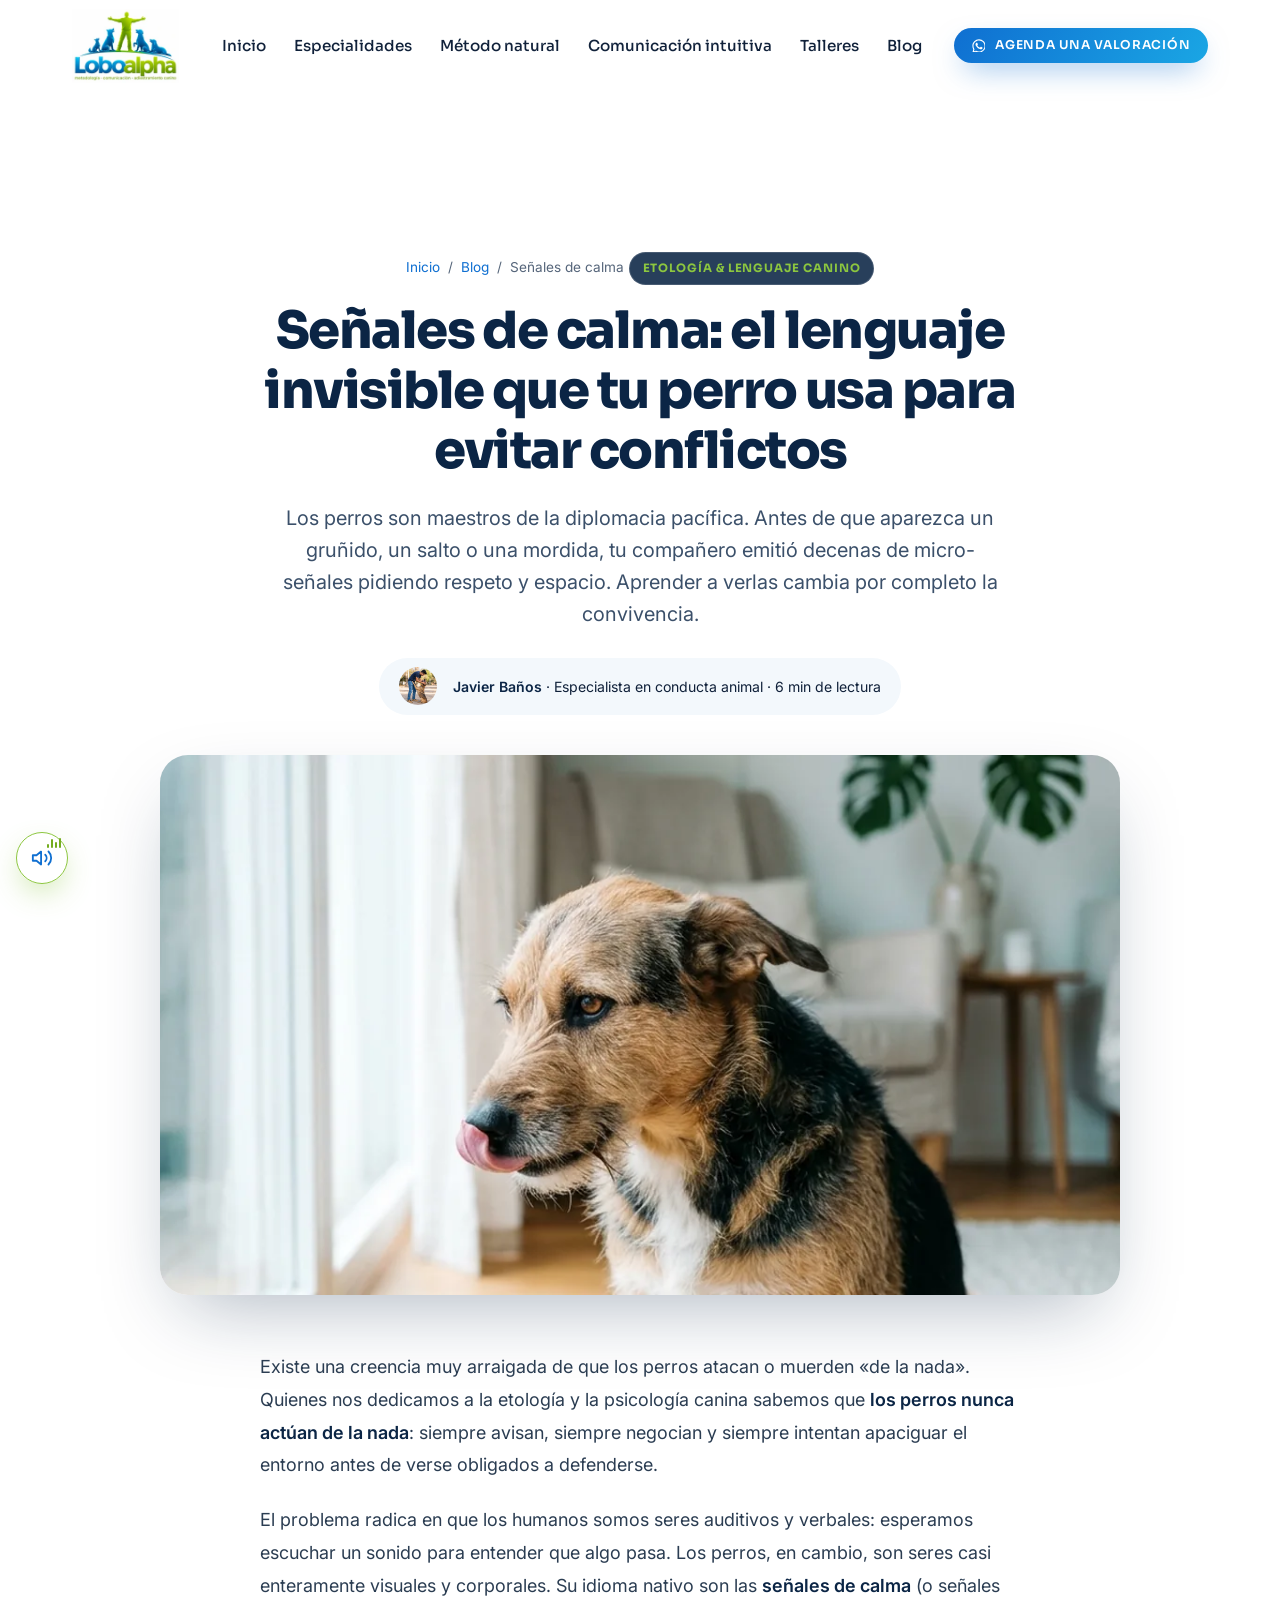
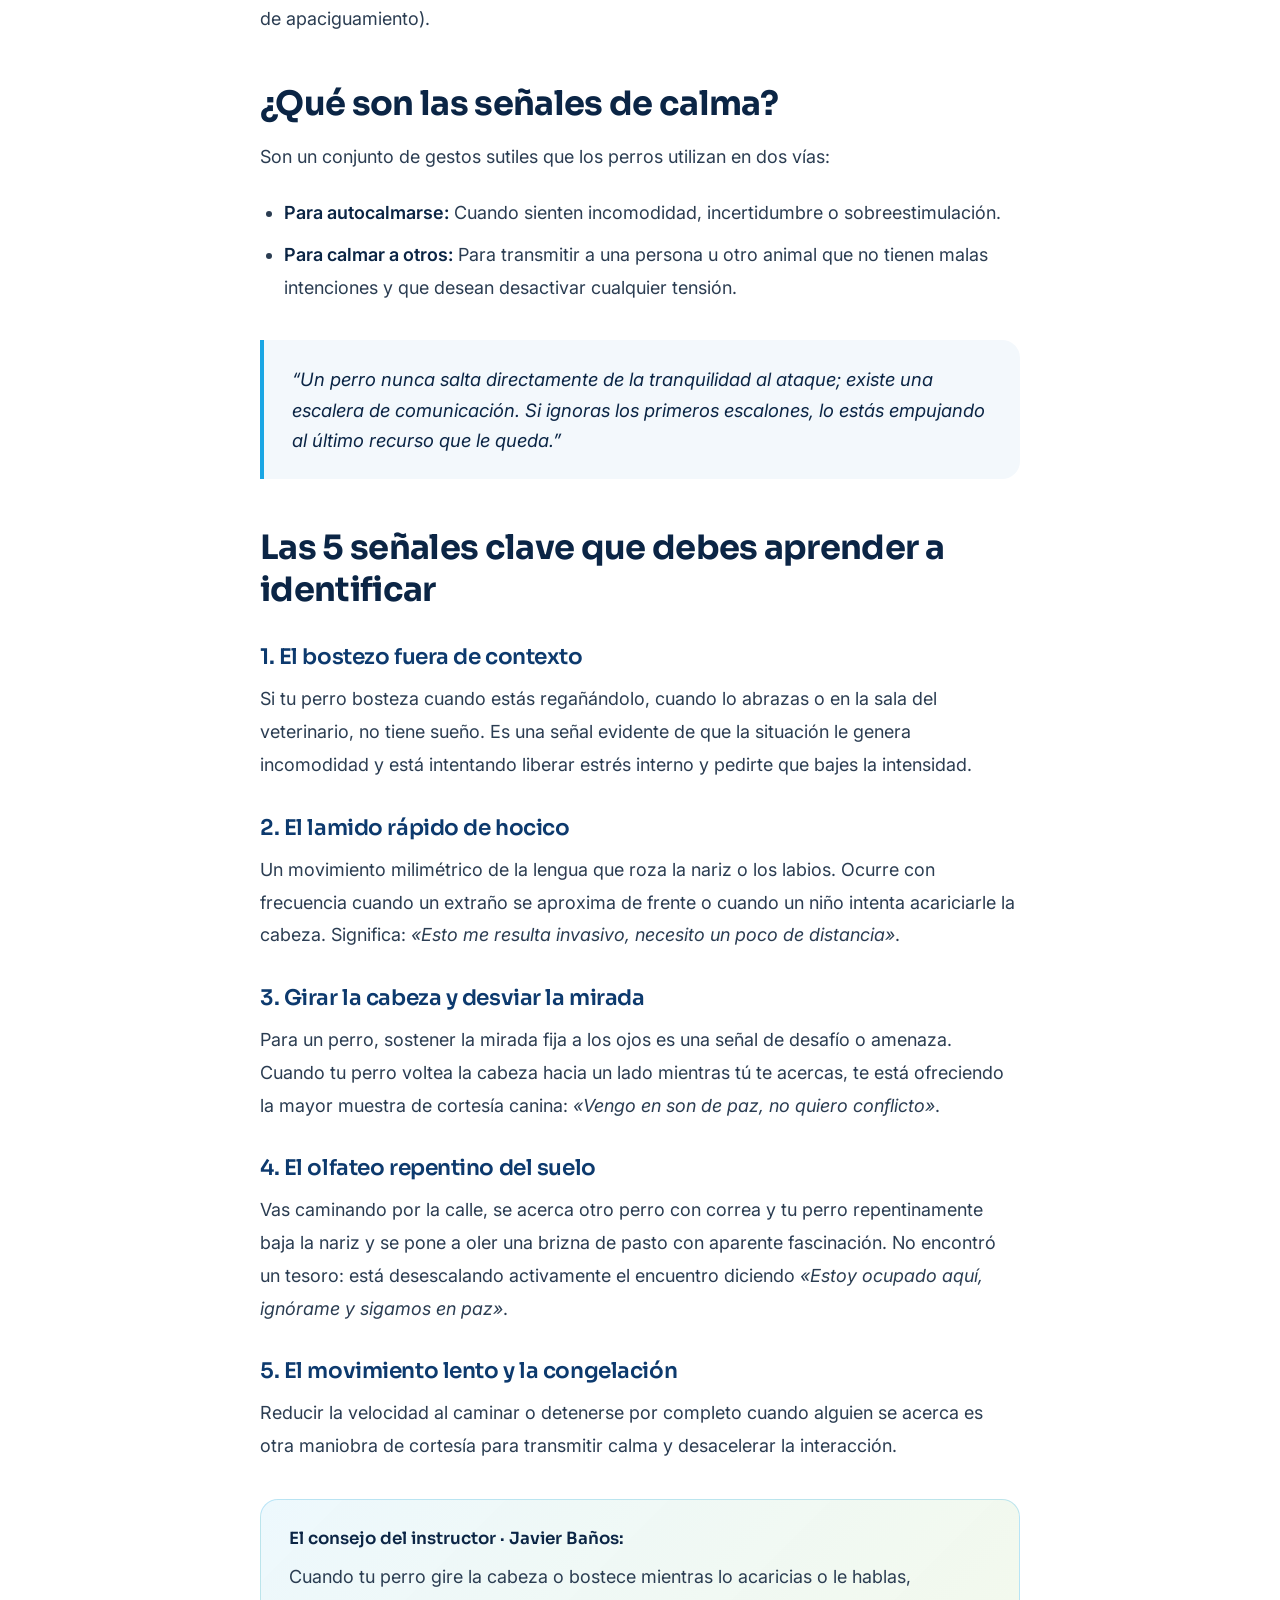
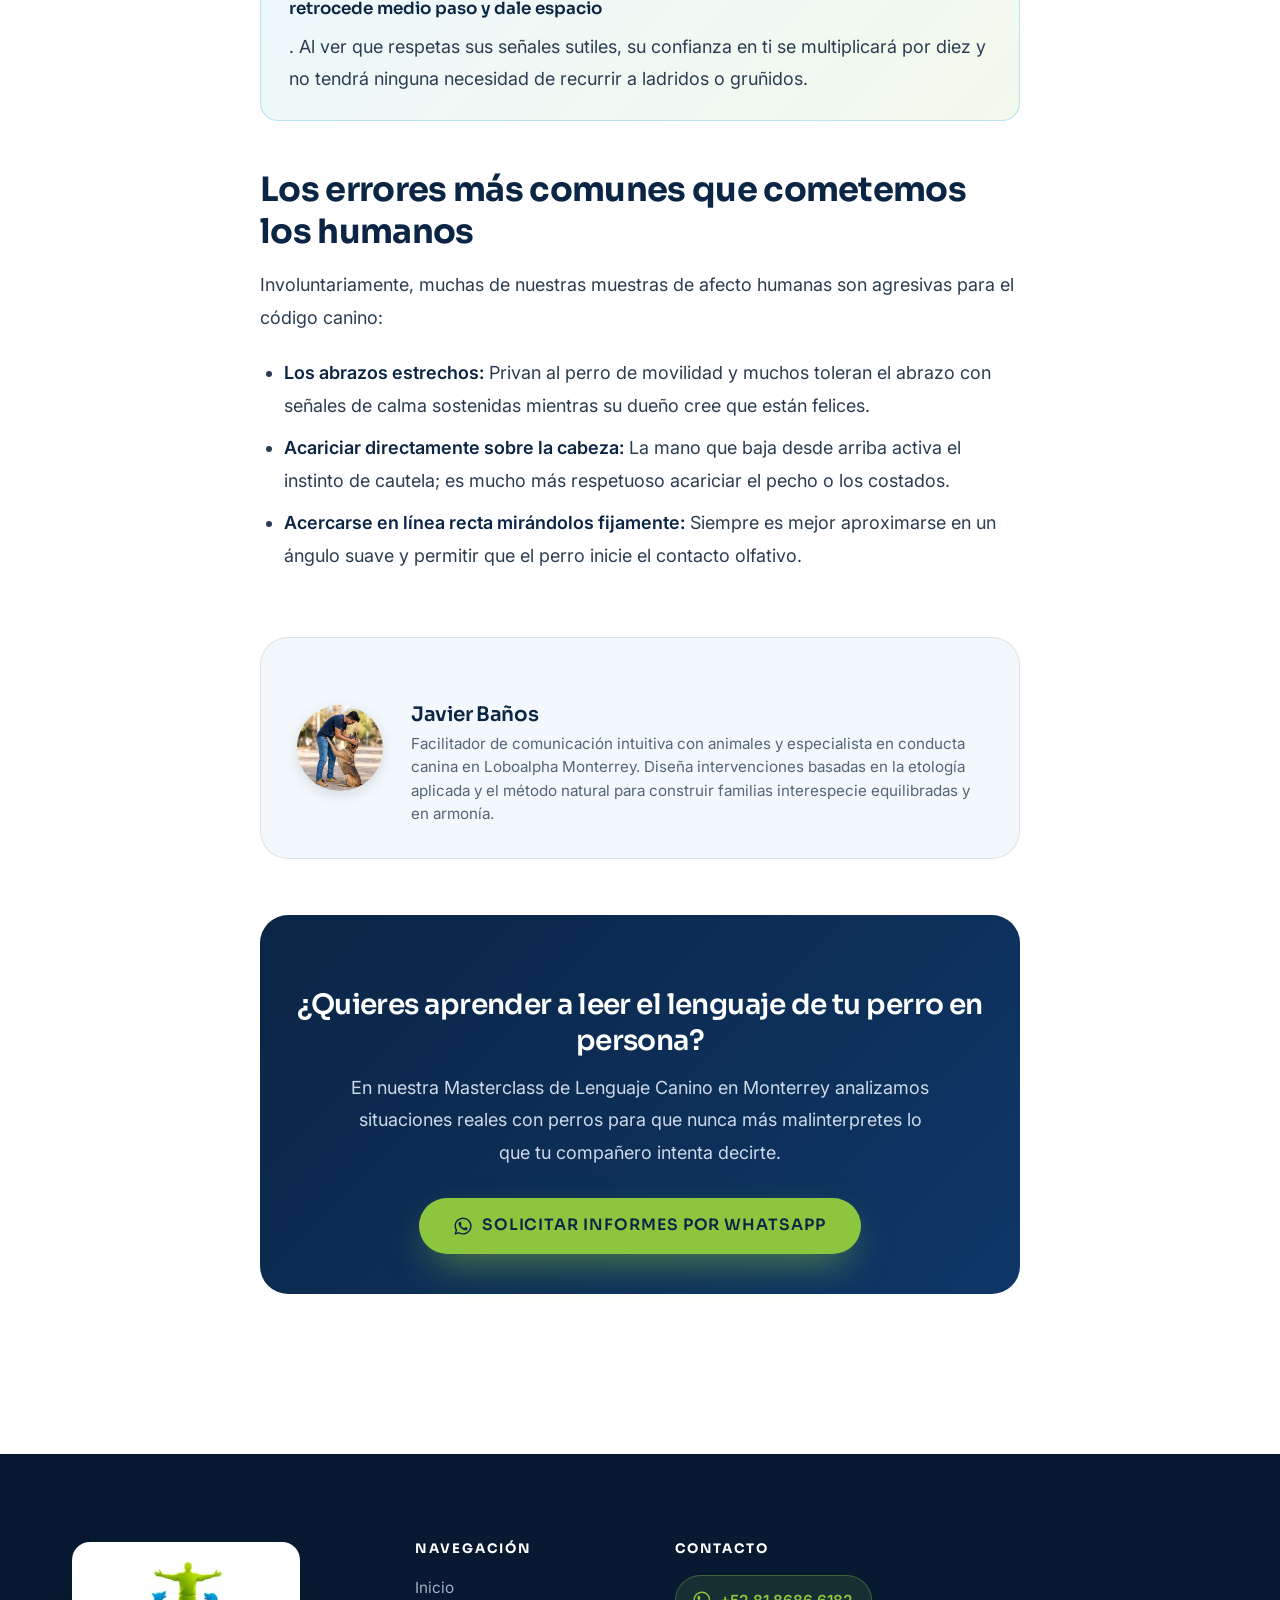
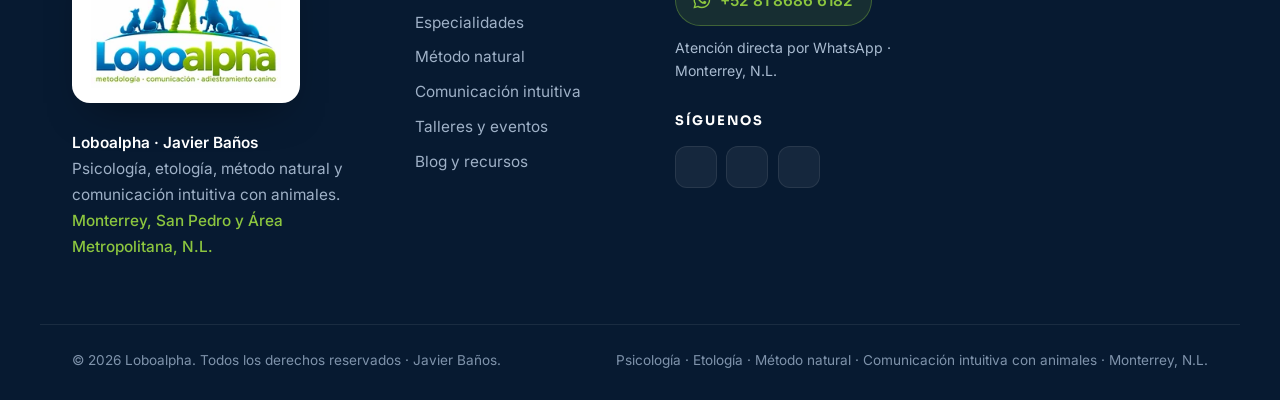
<file: articulos/senales-de-calma-lenguaje-canino.html>
<!DOCTYPE html>
<html lang="es-MX">
<head>
  <meta charset="utf-8">
  <meta name="viewport" content="width=device-width, initial-scale=1, viewport-fit=cover">

  <!-- ===== SEO base ===== -->
  <title>Señales de calma: el lenguaje invisible de tu perro para evitar conflictos · Loboalpha</title>
  <meta name="description" content="Aprende a interpretar los micro-gestos y señales de apaciguamiento de tu perro: bostezos, relamidos y miradas de reojo. Guía etológica de Javier Baños en Monterrey.">
  <meta name="keywords" content="senales de calma perros, lenguaje canino, etologia canina, comunicacion canina, Javier Baños, Loboalpha Monterrey">
  <meta name="author" content="Javier Baños · Loboalpha">
  <meta name="robots" content="index, follow, max-image-preview:large">
  <link rel="canonical" href="https://arcano3ai.github.io/LoboAlpha/articulos/senales-de-calma-lenguaje-canino.html">
  <meta name="theme-color" content="#0b2545">

  <!-- ===== Open Graph ===== -->
  <meta property="og:type" content="article">
  <meta property="og:locale" content="es_MX">
  <meta property="og:site_name" content="Loboalpha">
  <meta property="og:title" content="Señales de calma: el lenguaje invisible que tu perro usa para evitar conflictos">
  <meta property="og:description" content="Descubre cómo tu perro te pide espacio y calma mucho antes de ladrar o gruñir. Aprende a escucharlo con Javier Baños.">
  <meta property="og:url" content="https://arcano3ai.github.io/LoboAlpha/articulos/senales-de-calma-lenguaje-canino.html">
  <meta property="og:image" content="https://arcano3ai.github.io/LoboAlpha/assets/img/og-blog-lenguaje.jpg">
  <meta property="og:image:secure_url" content="https://arcano3ai.github.io/LoboAlpha/assets/img/og-blog-lenguaje.jpg">
  <meta property="og:image:type" content="image/jpeg">
  <meta property="og:image:width" content="1200">
  <meta property="og:image:height" content="630">
  <meta property="og:image:alt" content="Perro comunicando señales de calma y mirada serena en la naturaleza">
  <link rel="image_src" href="https://arcano3ai.github.io/LoboAlpha/assets/img/og-blog-lenguaje.jpg">
  <meta name="twitter:card" content="summary_large_image">
  <meta name="twitter:title" content="Señales de calma: el lenguaje invisible que tu perro usa para evitar conflictos">
  <meta name="twitter:description" content="Guía práctica sobre comunicación y etología canina con Javier Baños en Loboalpha.">
  <meta name="twitter:image" content="https://arcano3ai.github.io/LoboAlpha/assets/img/og-blog-lenguaje.jpg">

  <!-- ===== Iconos ===== -->
  <link rel="icon" type="image/png" sizes="32x32" href="../assets/img/favicon-32.png">
  <link rel="apple-touch-icon" href="../assets/img/apple-touch-icon.png">

  <!-- ===== Fuentes & Estilos ===== -->
  <link rel="preconnect" href="https://fonts.googleapis.com">
  <link rel="preconnect" href="https://fonts.gstatic.com" crossorigin>
  <link href="https://fonts.googleapis.com/css2?family=Inter:wght@400;500;600&family=Sora:wght@500;600;700;800&display=swap" rel="stylesheet">
  <link rel="stylesheet" href="../assets/css/styles.css">

  <!-- ===== Schema.org BlogPosting ===== -->
  <script type="application/ld+json">
  {
    "@context": "https://schema.org",
    "@type": "BlogPosting",
    "headline": "Señales de calma: el lenguaje invisible que tu perro usa para evitar conflictos",
    "description": "Aprende a interpretar los micro-gestos y señales de apaciguamiento de tu perro antes de que aparezca una conducta problemática.",
    "image": "https://arcano3ai.github.io/LoboAlpha/assets/img/og-blog-lenguaje.jpg",
    "datePublished": "2026-11-15T09:00:00-06:00",
    "dateModified": "2026-11-15T09:00:00-06:00",
    "author": {
      "@type": "Person",
      "name": "Javier Baños",
      "url": "https://arcano3ai.github.io/LoboAlpha/#instructor",
      "jobTitle": "Facilitador de comunicación intuitiva y especialista en conducta canina"
    },
    "publisher": {
      "@type": "Organization",
      "name": "Loboalpha",
      "logo": {
        "@type": "ImageObject",
        "url": "https://arcano3ai.github.io/LoboAlpha/assets/img/logo-loboalpha-480.png"
      }
    },
    "mainEntityOfPage": {
      "@type": "WebPage",
      "@id": "https://arcano3ai.github.io/LoboAlpha/articulos/senales-de-calma-lenguaje-canino.html"
    }
  }
  </script>
</head>
<body>
  <!-- Sprite SVG -->
  <svg width="0" height="0" style="position:absolute" aria-hidden="true" focusable="false">
    <symbol id="i-whatsapp" viewBox="0 0 24 24"><path fill="currentColor" d="M17.47 14.38c-.3-.15-1.75-.86-2.02-.96-.27-.1-.47-.15-.67.15-.2.3-.77.96-.94 1.16-.17.2-.35.22-.64.07-.3-.15-1.25-.46-2.38-1.47-.88-.79-1.47-1.76-1.65-2.06-.17-.3-.02-.46.13-.6.13-.14.3-.35.45-.52.15-.17.2-.3.3-.5.1-.2.05-.37-.03-.52-.07-.15-.67-1.6-.92-2.2-.24-.58-.49-.5-.67-.5h-.57c-.2 0-.52.07-.79.37-.27.3-1.04 1.02-1.04 2.48 0 1.46 1.07 2.88 1.21 3.07.15.2 2.1 3.2 5.08 4.49.71.3 1.26.49 1.7.63.71.22 1.36.19 1.87.12.57-.09 1.75-.72 2-1.41.25-.69.25-1.29.17-1.41-.07-.12-.27-.2-.57-.35M12.05 21.5h-.01a9.46 9.46 0 0 1-4.82-1.32l-.35-.2-3.58.93.96-3.49-.23-.36a9.43 9.43 0 0 1-1.45-5.03c0-5.22 4.25-9.47 9.48-9.47a9.4 9.4 0 0 1 6.7 2.78 9.4 9.4 0 0 1 2.77 6.7c0 5.22-4.25 9.47-9.47 9.47m8.06-17.53A11.32 11.32 0 0 0 12.05.63C5.77.63.66 5.73.66 12.01c0 2 .52 3.96 1.52 5.69L.56 23.63l6.07-1.6a11.36 11.36 0 0 0 5.42 1.38h.01c6.28 0 11.39-5.1 11.39-11.39 0-3.04-1.19-5.9-3.34-8.05"/></symbol>
    <symbol id="i-arrow" viewBox="0 0 24 24"><path fill="none" stroke="currentColor" stroke-width="2" stroke-linecap="round" stroke-linejoin="round" d="M5 12h14M13 6l6 6-6 6"/></symbol>
    <symbol id="i-check-circle" viewBox="0 0 24 24"><circle cx="12" cy="12" r="10" fill="none" stroke="currentColor" stroke-width="2"/><path fill="none" stroke="currentColor" stroke-width="2" stroke-linecap="round" stroke-linejoin="round" d="M8 12l3 3 5-5"/></symbol>
    <symbol id="i-volume-on" viewBox="0 0 24 24"><polygon points="11 5 6 9 2 9 2 15 6 15 11 19 11 5" fill="none" stroke="currentColor" stroke-width="2" stroke-linecap="round" stroke-linejoin="round"/><path d="M15.54 8.46a5 5 0 0 1 0 7.07" fill="none" stroke="currentColor" stroke-width="2" stroke-linecap="round"/><path d="M19.07 4.93a10 10 0 0 1 0 14.14" fill="none" stroke="currentColor" stroke-width="2" stroke-linecap="round"/></symbol>
    <symbol id="i-volume-off" viewBox="0 0 24 24"><polygon points="11 5 6 9 2 9 2 15 6 15 11 19 11 5" fill="none" stroke="currentColor" stroke-width="2" stroke-linecap="round" stroke-linejoin="round"/><line x1="23" y1="9" x2="17" y2="15" stroke="currentColor" stroke-width="2" stroke-linecap="round"/><line x1="17" y1="9" x2="23" y2="15" stroke="currentColor" stroke-width="2" stroke-linecap="round"/></symbol>
  </svg>

  <header class="site-header is-scrolled">
    <div class="container header-inner">
      <a class="brand" href="../#inicio" aria-label="Loboalpha, ir al inicio">
        <img src="../assets/img/logo-loboalpha-240.webp" width="240" height="166" alt="Loboalpha">
      </a>
      <nav class="main-nav" id="menu" aria-label="Navegación principal">
        <ul>
          <li><a href="../#inicio">Inicio</a></li>
          <li><a href="../#servicios">Especialidades</a></li>
          <li><a href="../#metodo-natural">Método natural</a></li>
          <li><a href="../#comunicacion-intuitiva">Comunicación intuitiva</a></li>
          <li><a href="../#talleres">Talleres</a></li>
          <li><a href="../#articulos">Blog</a></li>
        </ul>
        <a class="btn btn-primary btn-sm nav-cta" href="https://wa.me/528186866182?text=Hola%20Javier%2C%20le%C3%AD%20el%20art%C3%ADculo%20sobre%20se%C3%B1ales%20de%20calma%20en%20Loboalpha%20y%20quisiera%20asesor%C3%ADa." target="_blank" rel="noopener noreferrer">
          <svg class="ico" aria-hidden="true"><use href="#i-whatsapp"/></svg> Agenda una valoración
        </a>
      </nav>
      <button class="nav-toggle" type="button" aria-controls="menu" aria-expanded="false" aria-label="Abrir menú">
        <span></span><span></span><span></span>
      </button>
    </div>
  </header>

  <main id="contenido">
    <article class="article-page section">
      <div class="container">
        
        <header class="article-header">
          <nav class="article-breadcrumb" aria-label="Miga de pan">
            <a href="../#inicio">Inicio</a>
            <span>/</span>
            <a href="../#articulos">Blog</a>
            <span>/</span>
            <span>Señales de calma</span>
          </nav>

          <span class="blog-card-badge" style="position:static; display:inline-block; margin-bottom:1rem;">Etología &amp; Lenguaje canino</span>
          <h1 class="article-title">Señales de calma: el lenguaje invisible que tu perro usa para evitar conflictos</h1>
          <p class="article-lead">
            Los perros son maestros de la diplomacia pacífica. Antes de que aparezca un gruñido, un salto o una mordida, tu compañero emitió decenas de micro-señales pidiendo respeto y espacio. Aprender a verlas cambia por completo la convivencia.
          </p>

          <div class="article-author-meta">
            <img src="../assets/img/javier-banos-800.webp" alt="Javier Baños">
            <div>
              <strong>Javier Baños</strong> · <span>Especialista en conducta animal</span> · <span>6 min de lectura</span>
            </div>
          </div>
        </header>

        <figure class="article-featured-media">
          <img src="../assets/img/blog-lenguaje-1024.webp"
               srcset="../assets/img/blog-lenguaje-640.webp 640w, ../assets/img/blog-lenguaje-1024.webp 1024w"
               sizes="(min-width: 1040px) 960px, 92vw"
               width="1024" height="576"
               alt="Perro comunicando señales de calma y mirada serena en un entorno natural">
        </figure>

        <div class="article-content">
          <p>
            Existe una creencia muy arraigada de que los perros atacan o muerden «de la nada». Quienes nos dedicamos a la etología y la psicología canina sabemos que <strong>los perros nunca actúan de la nada</strong>: siempre avisan, siempre negocian y siempre intentan apaciguar el entorno antes de verse obligados a defenderse.
          </p>
          <p>
            El problema radica en que los humanos somos seres auditivos y verbales: esperamos escuchar un sonido para entender que algo pasa. Los perros, en cambio, son seres casi enteramente visuales y corporales. Su idioma nativo son las <strong>señales de calma</strong> (o señales de apaciguamiento).
          </p>

          <h2>¿Qué son las señales de calma?</h2>
          <p>
            Son un conjunto de gestos sutiles que los perros utilizan en dos vías:
          </p>
          <ul>
            <li><strong>Para autocalmarse:</strong> Cuando sienten incomodidad, incertidumbre o sobreestimulación.</li>
            <li><strong>Para calmar a otros:</strong> Para transmitir a una persona u otro animal que no tienen malas intenciones y que desean desactivar cualquier tensión.</li>
          </ul>

          <blockquote>
            “Un perro nunca salta directamente de la tranquilidad al ataque; existe una escalera de comunicación. Si ignoras los primeros escalones, lo estás empujando al último recurso que le queda.”
          </blockquote>

          <h2>Las 5 señales clave que debes aprender a identificar</h2>

          <h3>1. El bostezo fuera de contexto</h3>
          <p>
            Si tu perro bosteza cuando estás regañándolo, cuando lo abrazas o en la sala del veterinario, no tiene sueño. Es una señal evidente de que la situación le genera incomodidad y está intentando liberar estrés interno y pedirte que bajes la intensidad.
          </p>

          <h3>2. El lamido rápido de hocico</h3>
          <p>
            Un movimiento milimétrico de la lengua que roza la nariz o los labios. Ocurre con frecuencia cuando un extraño se aproxima de frente o cuando un niño intenta acariciarle la cabeza. Significa: <em>«Esto me resulta invasivo, necesito un poco de distancia»</em>.
          </p>

          <h3>3. Girar la cabeza y desviar la mirada</h3>
          <p>
            Para un perro, sostener la mirada fija a los ojos es una señal de desafío o amenaza. Cuando tu perro voltea la cabeza hacia un lado mientras tú te acercas, te está ofreciendo la mayor muestra de cortesía canina: <em>«Vengo en son de paz, no quiero conflicto»</em>.
          </p>

          <h3>4. El olfateo repentino del suelo</h3>
          <p>
            Vas caminando por la calle, se acerca otro perro con correa y tu perro repentinamente baja la nariz y se pone a oler una brizna de pasto con aparente fascinación. No encontró un tesoro: está desescalando activamente el encuentro diciendo <em>«Estoy ocupado aquí, ignórame y sigamos en paz»</em>.
          </p>

          <h3>5. El movimiento lento y la congelación</h3>
          <p>
            Reducir la velocidad al caminar o detenerse por completo cuando alguien se acerca es otra maniobra de cortesía para transmitir calma y desacelerar la interacción.
          </p>

          <div class="article-callout">
            <strong>El consejo del instructor · Javier Baños:</strong>
            <p style="margin:0;">
              Cuando tu perro gire la cabeza o bostece mientras lo acaricias o le hablas, <strong>retrocede medio paso y dale espacio</strong>. Al ver que respetas sus señales sutiles, su confianza en ti se multiplicará por diez y no tendrá ninguna necesidad de recurrir a ladridos o gruñidos.
            </p>
          </div>

          <h2>Los errores más comunes que cometemos los humanos</h2>
          <p>
            Involuntariamente, muchas de nuestras muestras de afecto humanas son agresivas para el código canino:
          </p>
          <ul>
            <li><strong>Los abrazos estrechos:</strong> Privan al perro de movilidad y muchos toleran el abrazo con señales de calma sostenidas mientras su dueño cree que están felices.</li>
            <li><strong>Acariciar directamente sobre la cabeza:</strong> La mano que baja desde arriba activa el instinto de cautela; es mucho más respetuoso acariciar el pecho o los costados.</li>
            <li><strong>Acercarse en línea recta mirándolos fijamente:</strong> Siempre es mejor aproximarse en un ángulo suave y permitir que el perro inicie el contacto olfativo.</li>
          </ul>

          <div class="article-author-box">
            <img class="author-box-img" src="../assets/img/javier-banos-800.webp" alt="Javier Baños">
            <div class="author-box-info">
              <h3>Javier Baños</h3>
              <p>Facilitador de comunicación intuitiva con animales y especialista en conducta canina en Loboalpha Monterrey. Diseña intervenciones basadas en la etología aplicada y el método natural para construir familias interespecie equilibradas y en armonía.</p>
            </div>
          </div>

          <div class="article-cta-box">
            <h3>¿Quieres aprender a leer el lenguaje de tu perro en persona?</h3>
            <p>En nuestra Masterclass de Lenguaje Canino en Monterrey analizamos situaciones reales con perros para que nunca más malinterpretes lo que tu compañero intenta decirte.</p>
            <a class="btn btn-lime btn-lg" href="https://wa.me/528186866182?text=Hola%20Javier%2C%20le%C3%AD%20el%20art%C3%ADculo%20sobre%20se%C3%B1ales%20de%20calma%20y%20me%20gustar%C3%ADa%20informaci%C3%B3n%20sobre%20tus%20talleres%20y%20valoraciones." target="_blank" rel="noopener noreferrer">
              <svg class="ico" aria-hidden="true"><use href="#i-whatsapp"/></svg> Solicitar informes por WhatsApp
            </a>
          </div>

        </div>

      </div>
    </article>
  </main>

  <footer class="site-footer">
    <div class="container footer-grid">
      <div class="footer-brand">
        <a class="footer-logo" href="../#inicio">
          <img src="../assets/img/logo-loboalpha-240.webp" width="240" height="166" alt="Loboalpha">
        </a>
        <p class="footer-tag">
          <strong>Loboalpha · Javier Baños</strong><br>
          Psicología, etología, método natural y comunicación intuitiva con animales.<br>
          <span style="color: var(--lime-500); font-weight: 500;">Monterrey, San Pedro y Área Metropolitana, N.L.</span>
        </p>
      </div>

      <nav class="footer-col" aria-label="Navegación del pie de página">
        <h3>Navegación</h3>
        <ul>
          <li><a href="../#inicio">Inicio</a></li>
          <li><a href="../#servicios">Especialidades</a></li>
          <li><a href="../#metodo-natural">Método natural</a></li>
          <li><a href="../#comunicacion-intuitiva">Comunicación intuitiva</a></li>
          <li><a href="../#talleres">Talleres y eventos</a></li>
          <li><a href="../#articulos">Blog y recursos</a></li>
        </ul>
      </nav>

      <div class="footer-col">
        <h3>Contacto</h3>
        <a class="footer-wa" href="https://wa.me/528186866182" target="_blank" rel="noopener noreferrer">
          <svg class="ico" aria-hidden="true"><use href="#i-whatsapp"/></svg> +52 81 8686 6182
        </a>
        <p style="margin-top: .6rem; font-size: .88rem; color: #a9bbd0;">Atención directa por WhatsApp · Monterrey, N.L.</p>
        <h3 class="mt">Síguenos</h3>
        <ul class="socials">
          <li><a href="https://www.youtube.com/@loboalphatv" target="_blank" rel="noopener noreferrer" aria-label="Loboalpha en YouTube"><svg aria-hidden="true"><use href="#i-youtube"/></svg></a></li>
          <li><a href="https://www.instagram.com/loboalphatv" target="_blank" rel="noopener noreferrer" aria-label="Loboalpha en Instagram"><svg aria-hidden="true"><use href="#i-instagram"/></svg></a></li>
          <li><a href="https://www.facebook.com/profile.php?id=100057430391864" target="_blank" rel="noopener noreferrer" aria-label="Loboalpha en Facebook"><svg aria-hidden="true"><use href="#i-facebook"/></svg></a></li>
        </ul>
      </div>
    </div>
    <div class="container footer-bottom">
      <p>© 2026 Loboalpha. Todos los derechos reservados · Javier Baños.</p>
      <p>Psicología · Etología · Método natural · Comunicación intuitiva con animales · Monterrey, N.L.</p>
    </div>
  </footer>

  <!-- Audio ambiental: Loboalpha -->
  <audio id="bg-audio" autoplay loop preload="auto" src="../assets/audio/loboalpha.mp3"></audio>

  <!-- Control flotante de audio ambiental -->
  <button class="audio-float" id="audio-toggle" type="button" aria-label="Música de fondo: Loboalpha (activar sonido)" aria-pressed="false" title="Música ambiental: Loboalpha">
    <span class="audio-bars" aria-hidden="true">
      <span></span><span></span><span></span><span></span>
    </span>
    <svg class="audio-icon on" aria-hidden="true"><use href="#i-volume-on"/></svg>
    <svg class="audio-icon off" aria-hidden="true"><use href="#i-volume-off"/></svg>
    <span class="audio-tooltip">Música Loboalpha</span>
  </button>

  <script src="../assets/js/main.js"></script>
</body>
</html>
</file>
<file: assets/css/styles.css>
/* =========================================================================
   LOBOALPHA — Landing page
   Arquitectura: tokens → base → layout → componentes → secciones → utilidades
   Mobile first. Sin dependencias.
   ========================================================================= */

/* ---------- 1. Tokens ---------- */
:root {
  /* Identidad cromática (extraída del logotipo) */
  --blue-900: #0b2545;      /* navy de soporte para texto y contraste */
  --blue-800: #0d3a6e;
  --blue-600: #0f6fd1;      /* azul intenso */
  --blue-400: #1aa6e4;      /* azul turquesa */
  --lime-500: #8cc63f;      /* verde lima */
  --lime-600: #74ad1f;
  --lime-700: #5a8a14;      /* lima accesible sobre blanco */
  --white: #ffffff;
  --soft: #f3f8fc;
  --soft-2: #eaf3fa;
  --ink: #10213a;
  --muted: #55657a;
  --line: rgba(11, 37, 69, .1);

  --grad-blue: linear-gradient(120deg, var(--blue-600) 0%, var(--blue-400) 100%);
  --grad-brand: linear-gradient(100deg, var(--blue-600) 0%, var(--blue-400) 45%, var(--lime-500) 100%);

  --font-display: "Sora", ui-sans-serif, system-ui, -apple-system, "Segoe UI", sans-serif;
  --font-body: "Inter", ui-sans-serif, system-ui, -apple-system, "Segoe UI", sans-serif;

  --radius-sm: 10px;
  --radius: 18px;
  --radius-lg: 28px;
  --shadow-sm: 0 2px 10px rgba(11, 37, 69, .06);
  --shadow: 0 18px 50px -18px rgba(11, 37, 69, .25);
  --shadow-lg: 0 30px 80px -24px rgba(11, 37, 69, .35);

  --ease: cubic-bezier(.22, .61, .36, 1);
  --ease-out: cubic-bezier(.16, 1, .3, 1);

  --header-h: 76px;
  --container: 1200px;
  --gutter: clamp(1.15rem, 4vw, 2rem);
  --section-y: clamp(4.5rem, 10vw, 8rem);
}

/* ---------- 2. Base ---------- */
*, *::before, *::after { box-sizing: border-box; }
html {
  scroll-behavior: smooth;
  scroll-padding-top: calc(var(--header-h) + 8px);
  -webkit-text-size-adjust: 100%;
  overflow-x: hidden;
  max-width: 100%;
}
body {
  margin: 0;
  font-family: var(--font-body);
  font-size: 1.0625rem;
  line-height: 1.65;
  color: var(--ink);
  background: var(--white);
  -webkit-font-smoothing: antialiased;
  text-rendering: optimizeLegibility;
  overflow-x: hidden;
  max-width: 100%;
  position: relative;
}
a, button, input { -webkit-tap-highlight-color: transparent; }
img, svg { display: block; max-width: 100%; }
img { height: auto; }
a { color: inherit; text-decoration: none; }
button { font: inherit; color: inherit; cursor: pointer; background: none; border: 0; padding: 0; }
h1, h2, h3 { font-family: var(--font-display); line-height: 1.12; margin: 0; letter-spacing: -.02em; color: var(--blue-900); }
p { margin: 0 0 1rem; }
ul, ol { margin: 0; padding: 0; list-style: none; }
strong { font-weight: 600; color: var(--blue-900); }
::selection { background: var(--lime-500); color: var(--blue-900); }
:focus-visible { outline: 3px solid var(--blue-400); outline-offset: 3px; border-radius: 6px; }

.skip-link {
  position: absolute; left: 1rem; top: -100px; z-index: 200;
  background: var(--blue-900); color: #fff; padding: .7rem 1rem; border-radius: 8px;
}
.skip-link:focus { top: 1rem; }

.container { width: 100%; max-width: var(--container); margin-inline: auto; padding-inline: var(--gutter); }
.section { padding-block: var(--section-y); position: relative; overflow-x: clip; }
main { overflow-x: clip; width: 100%; max-width: 100%; }

.ico { width: 1.15em; height: 1.15em; flex: none; }

/* ---------- 3. Tipografía de sección ---------- */
.eyebrow {
  display: inline-flex; align-items: center; gap: .6rem;
  font-family: var(--font-display); font-weight: 600;
  font-size: .78rem; letter-spacing: .18em; text-transform: uppercase;
  color: var(--blue-600); margin-bottom: 1rem;
}
.eyebrow::before {
  content: ""; width: 28px; height: 2px; border-radius: 2px; background: var(--grad-brand);
}
.eyebrow-light { color: var(--lime-500); }

.section-title { font-size: clamp(2rem, 5.2vw, 3.25rem); font-weight: 700; margin-bottom: 1.25rem; }
.accent {
  background: var(--grad-blue); -webkit-background-clip: text; background-clip: text; color: transparent;
}
.accent-lime { color: var(--lime-500); }
.lead { font-size: clamp(1.1rem, 2vw, 1.25rem); color: var(--ink); line-height: 1.6; }
.section-head { margin-bottom: clamp(2.5rem, 5vw, 4rem); max-width: 760px; }
.section-head.center { text-align: center; margin-inline: auto; }
.section-head.center .eyebrow { justify-content: center; }
.section-intro { color: var(--muted); font-size: 1.08rem; margin: 0; }

/* ---------- 4. Botones ---------- */
.btn {
  --btn-y: .95rem;
  position: relative; display: inline-flex; align-items: center; justify-content: center; gap: .6rem;
  padding: var(--btn-y) 1.6rem; border-radius: 999px;
  font-family: var(--font-display); font-weight: 600; font-size: .9rem; letter-spacing: .06em; text-transform: uppercase;
  transition: transform .35s var(--ease-out), box-shadow .35s var(--ease-out), background-color .3s, color .3s;
  isolation: isolate; overflow: hidden; text-align: center; max-width: 100%;
  line-height: 1.25;
}
.btn .ico { transition: transform .35s var(--ease-out); }
.btn:hover { transform: translateY(-2px); }
.btn:active { transform: translateY(0) scale(.98); }

.btn-primary { color: #fff; background: var(--grad-blue); box-shadow: 0 12px 30px -10px rgba(15, 111, 209, .6); }
.btn-primary::after {
  content: ""; position: absolute; inset: 0; z-index: -1;
  background: linear-gradient(120deg, var(--blue-800), var(--blue-600));
  opacity: 0; transition: opacity .35s;
}
.btn-primary:hover { box-shadow: 0 18px 40px -12px rgba(15, 111, 209, .7); }
.btn-primary:hover::after { opacity: 1; }
.btn-primary:hover .ico:last-child { transform: translateX(4px); }

.btn-ghost {
  color: var(--blue-900); background: rgba(255, 255, 255, .7);
  box-shadow: inset 0 0 0 1.5px rgba(11, 37, 69, .18);
  -webkit-backdrop-filter: blur(8px); backdrop-filter: blur(8px);
}
.btn-ghost:hover { background: #fff; box-shadow: inset 0 0 0 1.5px var(--lime-600), 0 12px 30px -14px rgba(11, 37, 69, .35); }
.btn-ghost .ico { color: var(--lime-600); }

.btn-lime { color: var(--blue-900); background: var(--lime-500); box-shadow: 0 16px 40px -12px rgba(140, 198, 63, .65); }
.btn-lime:hover { background: #9bd24c; box-shadow: 0 22px 50px -12px rgba(140, 198, 63, .8); }

.btn-sm { --btn-y: .65rem; padding-inline: 1.1rem; font-size: .76rem; }
.btn-lg { --btn-y: 1.15rem; padding-inline: 2.2rem; font-size: .98rem; }

/* ---------- 5. Header ---------- */
.site-header {
  position: fixed; inset: 0 0 auto 0; z-index: 100;
  height: var(--header-h);
  background: rgba(255, 255, 255, .92);
  -webkit-backdrop-filter: saturate(160%) blur(14px); backdrop-filter: saturate(160%) blur(14px);
  border-bottom: 1px solid transparent;
  transition: height .35s var(--ease), box-shadow .35s, border-color .35s;
}
.site-header.is-scrolled { box-shadow: 0 8px 30px -18px rgba(11, 37, 69, .35); border-color: var(--line); }
.header-inner {
  height: 100%; display: flex; align-items: center; justify-content: space-between; gap: .75rem;
  position: relative;
}
.brand img { height: 52px; width: auto; transition: height .35s var(--ease); }
.site-header.is-scrolled .brand img { height: 46px; }

body.menu-open {
  overflow: hidden;
}

.nav-toggle {
  position: relative; z-index: 10001;
  width: 48px; height: 48px; min-width: 48px; min-height: 48px; border-radius: 12px;
  display: grid; place-content: center; gap: 5px;
  background: var(--soft);
  cursor: pointer;
  -webkit-tap-highlight-color: transparent;
  border: 1px solid var(--line);
}
.nav-toggle span { width: 22px; height: 2px; border-radius: 2px; background: var(--blue-900); transition: transform .35s var(--ease), opacity .25s; }
.nav-toggle[aria-expanded="true"] span:nth-child(1) { transform: translateY(7px) rotate(45deg); }
.nav-toggle[aria-expanded="true"] span:nth-child(2) { opacity: 0; }
.nav-toggle[aria-expanded="true"] span:nth-child(3) { transform: translateY(-7px) rotate(-45deg); }

.main-nav {
  position: fixed;
  top: var(--header-h);
  left: 0;
  width: 100vw;
  width: 100%;
  height: calc(100svh - var(--header-h));
  height: calc(100dvh - var(--header-h));
  background: #ffffff;
  padding: 1.25rem var(--gutter) max(5rem, calc(env(safe-area-inset-bottom, 0px) + 3.5rem));
  box-shadow: 0 30px 40px -20px rgba(11, 37, 69, .25);
  transform: translateY(-8px); opacity: 0; visibility: hidden;
  transition: transform .35s var(--ease-out), opacity .3s, visibility .3s;
  overflow-y: auto;
  -webkit-overflow-scrolling: touch;
  overscroll-behavior: contain;
  z-index: 10000;
}
.main-nav.is-open { transform: none; opacity: 1; visibility: visible; }
.main-nav ul { display: grid; gap: .25rem; margin-bottom: 1.5rem; }
.main-nav a:not(.btn) {
  display: block; padding: .95rem .25rem; font-family: var(--font-display); font-weight: 500; font-size: 1.1rem;
  color: var(--blue-900); border-bottom: 1px solid var(--line);
  -webkit-tap-highlight-color: transparent;
}
.main-nav a:not(.btn):active { color: var(--blue-600); }
.nav-cta { width: 100%; min-height: 52px; }

@media (min-width: 960px) {
  body.menu-open { overflow: visible; }
  :root { --header-h: 92px; }
  .site-header.is-scrolled { height: 72px; }
  .brand img { height: 74px; }
  .site-header.is-scrolled .brand img { height: 56px; }
  .nav-toggle { display: none; }
  .main-nav {
    position: static; display: flex; align-items: center; gap: 2rem;
    width: auto; height: auto;
    background: none; padding: 0; box-shadow: none; transform: none; opacity: 1; visibility: visible;
    overflow: visible; z-index: auto;
  }
  .main-nav ul { display: flex; gap: 1.75rem; margin: 0; }
  .main-nav a:not(.btn) {
    position: relative; padding: .4rem 0; border: 0; font-size: .95rem; color: var(--ink);
  }
  .main-nav a:not(.btn)::after {
    content: ""; position: absolute; left: 0; right: 0; bottom: -2px; height: 2px; border-radius: 2px;
    background: var(--grad-brand); transform: scaleX(0); transform-origin: right; transition: transform .4s var(--ease-out);
  }
  .main-nav a:not(.btn):hover::after, .main-nav a.is-active::after { transform: scaleX(1); transform-origin: left; }
  .main-nav a.is-active { color: var(--blue-600); }
  .nav-cta { width: auto; min-height: auto; }
}

/* ---------- 6. Hero ---------- */
.hero { position: relative; padding-top: var(--header-h); background: #fff; overflow: hidden; }
.hero-media { position: relative; height: 46svh; min-height: 270px; max-height: 420px; overflow: hidden; }
.hero-media img { width: 100%; height: 100%; object-fit: cover; object-position: 72% 40%; transform: scale(1.06); animation: heroZoom 2.4s var(--ease-out) forwards; }
.hero-veil {
  position: absolute; left: 0; right: 0; top: var(--header-h); height: 46svh; min-height: 270px; max-height: 420px; pointer-events: none;
  background: linear-gradient(180deg, rgba(255,255,255,0) 40%, rgba(255,255,255,.82) 78%, #fff 100%);
}
.hero-content { position: relative; z-index: 2; margin-top: -2.5rem; padding-bottom: 3.5rem; }
.hero-title { font-size: clamp(2.1rem, 8.5vw, 4.6rem); font-weight: 800; letter-spacing: -.035em; margin-bottom: 1.15rem; line-height: 1.12; }
.hero-title span { display: block; }
.hero-sub { font-size: clamp(1rem, 2.2vw, 1.25rem); color: #34465e; max-width: 34rem; margin-bottom: 1.75rem; line-height: 1.58; }
.hero-actions { display: flex; flex-direction: column; gap: .75rem; }
.hero-actions .btn { width: 100%; min-height: 52px; }
.hero-pillars { display: flex; flex-wrap: wrap; gap: .5rem 1.25rem; margin-top: 2.25rem; font-family: var(--font-display); font-size: .8rem; font-weight: 600; letter-spacing: .08em; text-transform: uppercase; color: var(--lime-700); }
.hero-pillars li { display: flex; align-items: center; gap: .55rem; }
.hero-pillars li::before { content: ""; width: 7px; height: 7px; border-radius: 50%; background: var(--lime-500); box-shadow: 0 0 0 4px rgba(140,198,63,.2); }
.scroll-cue { display: none; }

@keyframes heroZoom { to { transform: scale(1); } }

@media (min-width: 600px) {
  .hero-actions { flex-direction: row; flex-wrap: wrap; }
  .hero-actions .btn { width: auto; }
}

@media (min-width: 960px) {
  .hero { min-height: 100svh; display: flex; align-items: center; padding-top: var(--header-h); }
  .hero-media { position: absolute; inset: 0; height: auto; max-height: none; }
  .hero-media img { object-position: 70% 50%; }
  .hero-veil {
    top: 0; bottom: 0; height: auto; max-height: none;
    background:
      linear-gradient(90deg, rgba(255,255,255,.96) 0%, rgba(255,255,255,.9) 30%, rgba(255,255,255,.55) 48%, rgba(255,255,255,0) 64%),
      linear-gradient(0deg, rgba(255,255,255,.5) 0%, rgba(255,255,255,0) 22%);
  }
  .hero-content { margin-top: 0; padding-block: 4rem 6rem; }
  .hero-content > * { max-width: 620px; }
  .scroll-cue {
    display: block; position: absolute; left: 50%; bottom: 1.75rem; z-index: 3; transform: translateX(-50%);
    width: 26px; height: 42px; border-radius: 20px; border: 2px solid rgba(11,37,69,.35);
  }
  .scroll-cue span { position: absolute; left: 50%; top: 8px; width: 4px; height: 8px; margin-left: -2px; border-radius: 4px; background: var(--blue-600); animation: cue 1.8s var(--ease) infinite; }
}
@keyframes cue { 0% { opacity: 0; transform: translateY(0); } 30% { opacity: 1; } 100% { opacity: 0; transform: translateY(14px); } }

/* ---------- 7. Filosofía ---------- */
.philosophy { overflow: hidden; }
.philosophy::before {
  content: ""; position: absolute; right: -10%; top: 10%; width: 480px; height: 480px; border-radius: 50%;
  background: radial-gradient(circle, rgba(26,166,228,.12), transparent 70%); pointer-events: none;
}
.philosophy-grid { display: grid; gap: 3rem; align-items: center; }
.philosophy-media { position: relative; margin: 0; border-radius: var(--radius-lg); }
.philosophy-media img { width: 100%; aspect-ratio: 4 / 5; object-fit: cover; border-radius: var(--radius-lg); box-shadow: var(--shadow-lg); }
.philosophy-media::before {
  content: ""; position: absolute; inset: auto -14px -14px auto; width: 60%; height: 60%; z-index: -1;
  border-radius: var(--radius-lg); background: var(--grad-brand); opacity: .9;
}
.media-badge {
  position: absolute; left: 1rem; bottom: 1rem; padding: .85rem 1.1rem; border-radius: 14px;
  background: rgba(255,255,255,.92); -webkit-backdrop-filter: blur(10px); backdrop-filter: blur(10px);
  font-size: .9rem; color: var(--muted); box-shadow: var(--shadow-sm);
}
.media-badge strong { display: block; font-family: var(--font-display); color: var(--blue-600); font-size: 1.05rem; }

.pillars { display: grid; gap: 1rem; margin-top: 2rem; }
.pillar {
  display: flex; gap: 1rem; align-items: flex-start; padding: 1.1rem 1.2rem; border-radius: var(--radius);
  background: var(--soft); border: 1px solid transparent;
  transition: transform .4s var(--ease-out), border-color .3s, background-color .3s, box-shadow .4s;
}
.pillar:hover { transform: translateX(6px); background: #fff; border-color: rgba(26,166,228,.3); box-shadow: var(--shadow-sm); }
.pillar-ico { flex: none; width: 46px; height: 46px; border-radius: 12px; display: grid; place-items: center; background: var(--grad-blue); color: #fff; }
.pillar-ico svg { width: 24px; height: 24px; }
.pillar h3 { font-size: 1.05rem; margin-bottom: .2rem; }
.pillar p { margin: 0; font-size: .96rem; color: var(--muted); }

@media (min-width: 960px) {
  .philosophy-grid { grid-template-columns: 5fr 6fr; gap: 5.5rem; }
}

/* ---------- 8. Servicios ---------- */
.services { background: linear-gradient(180deg, #fff 0%, var(--soft) 100%); }
.cards-grid { display: grid; gap: 1.5rem; }
.service-card {
  position: relative; display: flex; flex-direction: column; background: #fff; border-radius: var(--radius-lg);
  overflow: hidden; box-shadow: var(--shadow-sm); border: 1px solid var(--line);
  transition: transform .5s var(--ease-out), box-shadow .5s var(--ease-out), border-color .4s;
}
.service-card::after {
  content: ""; position: absolute; left: 0; right: 0; bottom: 0; height: 3px; background: var(--grad-brand);
  transform: scaleX(0); transform-origin: left; transition: transform .6s var(--ease-out);
}
.card-media { position: relative; overflow: hidden; aspect-ratio: 4 / 3; }
.card-media img { width: 100%; height: 100%; object-fit: cover; transition: transform 1s var(--ease-out); }
.card-media::after { content: ""; position: absolute; inset: 0; background: linear-gradient(180deg, transparent 55%, rgba(11,37,69,.45)); }
.card-num {
  position: absolute; top: 1rem; left: 1rem; z-index: 1; font-family: var(--font-display); font-weight: 700; font-size: .8rem;
  color: var(--blue-900); background: rgba(255,255,255,.92); padding: .35rem .7rem; border-radius: 999px; letter-spacing: .08em;
}
.card-body { display: flex; flex-direction: column; flex: 1; padding: 1.6rem 1.6rem 1.75rem; }
.card-body h3 { font-size: 1.3rem; margin-bottom: .6rem; }
.card-body p { color: var(--muted); font-size: .98rem; flex: 1; }
.card-link {
  align-self: flex-start; display: inline-flex; align-items: center; gap: .5rem; margin-top: .5rem;
  font-family: var(--font-display); font-weight: 600; font-size: .82rem; letter-spacing: .08em; text-transform: uppercase;
  color: var(--blue-600); padding: .55rem 0; position: relative;
}
.card-link .ico { transition: transform .4s var(--ease-out); }
.card-link::after { content: ""; position: absolute; inset: 0; } /* toda la tarjeta clicable */

@media (hover: hover) {
  .service-card:hover { transform: translateY(-8px); box-shadow: var(--shadow-lg); border-color: rgba(26,166,228,.25); }
  .service-card:hover::after { transform: scaleX(1); }
  .service-card:hover .card-media img { transform: scale(1.07); }
  .service-card:hover .card-link .ico { transform: translateX(5px); }
}
@media (min-width: 700px) { .cards-grid { grid-template-columns: repeat(2, 1fr); } }
@media (min-width: 1100px) { .cards-grid { grid-template-columns: repeat(3, 1fr); gap: 2rem; } }

/* ---------- 9. Lenguaje canino ---------- */
.language { background: var(--blue-900); color: #c9d6e6; overflow: hidden; }
.language::before {
  content: ""; position: absolute; inset: 0; pointer-events: none;
  background:
    radial-gradient(600px 400px at 10% 0%, rgba(26,166,228,.22), transparent 70%),
    radial-gradient(500px 380px at 95% 100%, rgba(140,198,63,.16), transparent 70%);
}
.language .container { position: relative; }
.language .section-title { color: #fff; }
.language .section-title .accent { background: linear-gradient(100deg, var(--blue-400), var(--lime-500)); -webkit-background-clip: text; background-clip: text; }
.language .eyebrow { color: var(--lime-500); }
.language .section-intro { color: #b8c7da; }
.language-head { max-width: none; display: grid; gap: 1.5rem; }

.language-grid {
  display: grid; grid-auto-flow: column; grid-auto-columns: min(78%, 320px); gap: 1rem;
  overflow-x: auto; scroll-snap-type: x mandatory; padding-bottom: 1rem; margin-inline: calc(var(--gutter) * -1); padding-inline: var(--gutter);
  scrollbar-width: thin; scrollbar-color: rgba(255,255,255,.25) transparent;
}
.lang-card {
  position: relative; border-radius: var(--radius-lg); overflow: hidden; scroll-snap-align: start; aspect-ratio: 3 / 4;
  background: #0d2c52; outline-offset: 4px;
}
.lang-card img { width: 100%; height: 100%; object-fit: cover; transition: transform 1.1s var(--ease-out), filter .6s; }
.lang-overlay {
  position: absolute; inset: 0; display: flex; flex-direction: column; justify-content: flex-end; padding: 1.5rem;
  background: linear-gradient(180deg, rgba(11,37,69,0) 30%, rgba(11,37,69,.6) 58%, rgba(8,24,46,.95) 100%);
}
.lang-index { font-family: var(--font-display); font-weight: 700; font-size: .78rem; letter-spacing: .14em; color: var(--lime-500); margin-bottom: .35rem; }
.lang-card h3 { color: #fff; font-size: 1.6rem; margin-bottom: .6rem; }
.lang-card p { color: #d6e2f0; font-size: .94rem; line-height: 1.55; margin: 0; }
.language-note {
  margin: 2.5rem 0 0; padding: 1.1rem 1.35rem; border-radius: var(--radius); border: 1px solid rgba(255,255,255,.14);
  background: rgba(255,255,255,.04); font-size: .96rem; color: #c9d6e6; max-width: 820px;
}
.language-note strong { color: var(--lime-500); }

@media (hover: hover) and (min-width: 1100px) {
  .lang-card p { max-height: 0; opacity: 0; transform: translateY(10px); transition: max-height .6s var(--ease-out), opacity .45s, transform .5s var(--ease-out); }
  .lang-card:hover p, .lang-card:focus-visible p, .lang-card:focus-within p { max-height: 12rem; opacity: 1; transform: none; }
  .lang-card:hover img, .lang-card:focus-visible img { transform: scale(1.06); }
  .lang-card h3 { transition: transform .5s var(--ease-out); }
}
@media (min-width: 700px) {
  .language-head { grid-template-columns: 1.1fr 1fr; align-items: end; gap: 3rem; }
}
@media (min-width: 1100px) {
  .language-grid { grid-auto-flow: row; grid-template-columns: repeat(4, 1fr); overflow: visible; margin: 0; padding: 0; gap: 1.5rem; }
  .lang-card:nth-child(even) { transform: translateY(2.5rem); }
  .language { padding-bottom: calc(var(--section-y) + 2rem); }
}

/* ---------- 10. Metodología ---------- */
.steps { display: grid; gap: 1.25rem; counter-reset: step; position: relative; }
.step {
  position: relative; padding: 2rem 1.75rem 1.75rem; border-radius: var(--radius-lg); background: #fff;
  border: 1px solid var(--line); overflow: hidden;
  transition: transform .5s var(--ease-out), box-shadow .5s var(--ease-out), border-color .4s;
}
.step::before {
  content: ""; position: absolute; left: 0; top: 0; bottom: 0; width: 4px; background: var(--grad-brand);
  transform: scaleY(.25); transform-origin: top; transition: transform .6s var(--ease-out);
}
.step-num {
  display: inline-block; font-family: var(--font-display); font-weight: 800; font-size: 2.6rem; line-height: 1; margin-bottom: 1rem;
  background: var(--grad-brand); -webkit-background-clip: text; background-clip: text; color: transparent; opacity: .9;
}
.step h3 { font-size: 1.2rem; margin-bottom: .55rem; }
.step p { margin: 0; color: var(--muted); font-size: .98rem; }
.step:hover { transform: translateY(-6px); box-shadow: var(--shadow); border-color: rgba(26,166,228,.25); }
.step:hover::before, .step.is-visible::before { transform: scaleY(1); }

@media (min-width: 700px) { .steps { grid-template-columns: repeat(2, 1fr); } }
@media (min-width: 1100px) { .steps { grid-template-columns: repeat(3, 1fr); gap: 1.75rem; } }

/* ---------- 11. Conexión ---------- */
.connection { display: grid; background: var(--soft); }
.connection-media { position: relative; min-height: 320px; overflow: hidden; }
.connection-media img { width: 100%; height: 100%; object-fit: cover; aspect-ratio: 3 / 2; }
.connection-copy { padding: clamp(3rem, 8vw, 6rem) var(--gutter); max-width: 640px; }
.checks { display: grid; gap: .7rem; margin-top: 1.5rem; }
.checks li { display: flex; align-items: center; gap: .75rem; font-weight: 500; color: var(--blue-900); }
.checks li::before {
  content: ""; flex: none; width: 24px; height: 24px; border-radius: 50%;
  background: var(--lime-500) url("data:image/svg+xml,%3Csvg xmlns='http://www.w3.org/2000/svg' viewBox='0 0 24 24'%3E%3Cpath fill='none' stroke='%230b2545' stroke-width='3' stroke-linecap='round' stroke-linejoin='round' d='M6 12.5l4 4 8-9'/%3E%3C/svg%3E") center / 14px no-repeat;
}
@media (min-width: 960px) {
  .connection { grid-template-columns: 58fr 42fr; align-items: center; }
  .connection-media { height: 100%; min-height: 620px; }
  .connection-media img { position: absolute; inset: 0; aspect-ratio: auto; }
  .connection-copy { padding: 6rem clamp(2rem, 5vw, 5rem); }
}

/* ---------- 12. CTA ---------- */
.cta { position: relative; isolation: isolate; color: #fff; padding-block: clamp(6rem, 14vw, 10rem); overflow: hidden; text-align: center; }
.cta-media { position: absolute; inset: 0; z-index: -2; }
.cta-media img { width: 100%; height: 100%; object-fit: cover; object-position: 30% 50%; }
.cta::before {
  content: ""; position: absolute; inset: 0; z-index: -1;
  background:
    radial-gradient(70% 90% at 50% 50%, rgba(8,26,50,.55), rgba(8,26,50,.88)),
    linear-gradient(180deg, rgba(11,37,69,.4), rgba(11,37,69,.75));
}
.cta-content { max-width: 880px; }
.cta .eyebrow { justify-content: center; }
.cta-title { color: #fff; font-size: clamp(2.1rem, 6vw, 4rem); font-weight: 800; letter-spacing: -.03em; margin-bottom: 1.25rem; }
.cta-sub { color: #d3dfec; font-size: clamp(1.05rem, 2vw, 1.22rem); max-width: 40rem; margin: 0 auto 2.5rem; }
.cta-actions { display: flex; flex-direction: column; align-items: center; gap: .9rem; }
.cta-hint { margin: 0; font-size: .88rem; color: #a9bbd0; display: inline-flex; align-items: center; gap: .5rem; }
.cta-hint::before { content: ""; width: 8px; height: 8px; border-radius: 50%; background: var(--lime-500); box-shadow: 0 0 0 0 rgba(140,198,63,.7); animation: pulse 2s infinite; }
@keyframes pulse { 0% { box-shadow: 0 0 0 0 rgba(140,198,63,.6); } 70% { box-shadow: 0 0 0 10px rgba(140,198,63,0); } 100% { box-shadow: 0 0 0 0 rgba(140,198,63,0); } }

/* ---------- 13. Footer ---------- */
.site-footer { background: #071a31; color: #9fb1c7; padding-top: clamp(4rem, 8vw, 5.5rem); font-size: .96rem; }
.footer-grid { display: grid; gap: 2.75rem; padding-bottom: 3rem; }
.footer-logo { display: inline-block; background: #fff; border-radius: var(--radius); padding: .9rem 1.2rem; box-shadow: 0 20px 40px -20px rgba(0,0,0,.5); transition: transform .4s var(--ease-out); }
.footer-logo:hover { transform: translateY(-3px); }
.footer-logo img { width: 190px; height: auto; }
.footer-tag { margin-top: 1.25rem; line-height: 1.7; }
.footer-tag strong { color: #fff; }
.footer-col h3 { color: #fff; font-size: .82rem; letter-spacing: .16em; text-transform: uppercase; margin-bottom: 1.1rem; }
.footer-col h3.mt { margin-top: 2rem; }
.footer-col ul { display: grid; gap: .6rem; }
.footer-col a:not(.footer-wa) { transition: color .25s, padding-left .3s var(--ease-out); }
.footer-col ul a:hover { color: var(--lime-500); padding-left: 4px; }
.footer-wa {
  display: inline-flex; align-items: center; gap: .6rem; padding: .75rem 1.1rem; border-radius: 999px;
  background: rgba(140,198,63,.12); color: var(--lime-500); font-weight: 600; border: 1px solid rgba(140,198,63,.35);
  transition: background-color .3s, color .3s;
}
.footer-wa:hover { background: var(--lime-500); color: var(--blue-900); }
.socials { display: flex !important; gap: .6rem !important; }
.socials a {
  width: 42px; height: 42px; border-radius: 12px; display: grid; place-items: center;
  background: rgba(255,255,255,.06); color: #dbe6f3; border: 1px solid rgba(255,255,255,.08);
  transition: background-color .3s, color .3s, transform .35s var(--ease-out);
}
.socials a:hover { background: var(--grad-blue); color: #fff; transform: translateY(-3px); padding-left: 0 !important; }
.socials svg { width: 20px; height: 20px; }
.footer-bottom {
  display: flex; flex-direction: column; gap: .4rem; padding-block: 1.5rem 6rem; border-top: 1px solid rgba(255,255,255,.08);
  font-size: .85rem; color: #7f93ab;
}
.footer-bottom p { margin: 0; }
@media (min-width: 700px) {
  .footer-grid { grid-template-columns: repeat(2, 1fr); }
  .footer-bottom { flex-direction: row; justify-content: space-between; padding-bottom: 1.75rem; }
}
@media (min-width: 1100px) { .footer-grid { grid-template-columns: 1.4fr 1fr 1.2fr 1.1fr; gap: 3rem; } }

/* ---------- 14. WhatsApp flotante ---------- */
.wa-float {
  position: fixed;
  right: max(1.15rem, env(safe-area-inset-right));
  bottom: max(1.15rem, env(safe-area-inset-bottom));
  z-index: 95;
  width: 56px;
  height: 56px;
  border-radius: 50%;
  display: grid;
  place-items: center;
  background: #25d366;
  color: #fff;
  box-shadow: 0 10px 24px -4px rgba(37,211,102,.5);
  transition: transform .35s var(--ease-out), box-shadow .3s;
}
.wa-float:hover { box-shadow: 0 16px 36px -6px rgba(37,211,102,.75); transform: scale(1.08); }
.wa-float svg { width: 30px; height: 30px; }

/* ---------- 14b. Control de Audio Flotante (Música Loboalpha) ---------- */
.audio-float {
  position: fixed;
  left: max(1rem, env(safe-area-inset-left));
  bottom: max(1rem, env(safe-area-inset-bottom));
  z-index: 90;
  width: 52px;
  height: 52px;
  border-radius: 50%;
  display: grid;
  place-items: center;
  background: rgba(255, 255, 255, .94);
  color: var(--blue-900);
  border: 1.5px solid var(--line);
  box-shadow: 0 12px 28px -6px rgba(11, 37, 69, .22);
  -webkit-backdrop-filter: blur(10px);
  backdrop-filter: blur(10px);
  cursor: pointer;
  transition: transform .35s var(--ease-out), box-shadow .35s, border-color .3s, background-color .3s, color .3s;
}
.audio-float:hover {
  transform: scale(1.08);
  border-color: var(--blue-400);
  box-shadow: 0 16px 36px -8px rgba(15, 111, 209, .35);
}
.audio-float.is-playing {
  color: var(--blue-600);
  border-color: var(--lime-500);
  box-shadow: 0 12px 30px -6px rgba(140, 198, 63, .45);
}
.audio-float .audio-icon {
  width: 22px;
  height: 22px;
}
.audio-float .audio-icon.on { display: none; }
.audio-float .audio-icon.off { display: block; }
.audio-float.is-playing .audio-icon.on { display: block; }
.audio-float.is-playing .audio-icon.off { display: none; }

.audio-bars {
  position: absolute;
  top: 5px;
  right: 6px;
  display: none;
  align-items: flex-end;
  gap: 2px;
  height: 10px;
}
.audio-float.is-playing .audio-bars {
  display: flex;
}
.audio-bars span {
  width: 2px;
  background: var(--lime-600);
  border-radius: 1px;
  animation: audioBar .9s ease-in-out infinite alternate;
}
.audio-bars span:nth-child(1) { height: 4px; animation-delay: .1s; }
.audio-bars span:nth-child(2) { height: 9px; animation-delay: .3s; }
.audio-bars span:nth-child(3) { height: 6px; animation-delay: .18s; }
.audio-bars span:nth-child(4) { height: 10px; animation-delay: .38s; }

@keyframes audioBar {
  0% { transform: scaleY(.25); }
  100% { transform: scaleY(1); }
}

.audio-tooltip {
  display: none;
}
@media (min-width: 800px) {
  .audio-float:hover .audio-tooltip {
    display: block;
    position: absolute;
    left: calc(100% + .75rem);
    white-space: nowrap;
    padding: .4rem .8rem;
    background: var(--blue-900);
    color: #fff;
    font-size: .8rem;
    border-radius: 8px;
    font-family: var(--font-display);
    font-weight: 600;
    pointer-events: none;
    box-shadow: 0 6px 18px rgba(0,0,0,.2);
  }
}

/* ---------- 15. Modal de servicio ---------- */
.service-dialog {
  width: min(920px, calc(100% - 1.5rem)); max-height: calc(100svh - 1.5rem); padding: 0; border: 0; border-radius: var(--radius-lg);
  box-shadow: var(--shadow-lg); color: var(--ink); overflow: auto;
}
.service-dialog::backdrop { background: rgba(7, 26, 49, .62); -webkit-backdrop-filter: blur(6px); backdrop-filter: blur(6px); }
.service-dialog[open] { animation: dlgIn .45s var(--ease-out); }
@keyframes dlgIn { from { opacity: 0; transform: translateY(24px) scale(.98); } to { opacity: 1; transform: none; } }
.dlg-inner { display: grid; position: relative; }
.dlg-media img { width: 100%; height: 100%; aspect-ratio: 16 / 10; object-fit: cover; }
.dlg-body { padding: 1.75rem 1.5rem 2rem; }
.dlg-body h2 { font-size: clamp(1.6rem, 4vw, 2.1rem); margin-bottom: .9rem; }
.dlg-body > p:not(.eyebrow) { color: var(--muted); }
.dlg-body h3 { font-size: 1rem; margin: 1.25rem 0 .25rem; }
.dlg-body .checks { margin: .75rem 0 1.75rem; }
.dlg-body .checks li { font-size: .96rem; font-weight: 500; }
.dlg-close {
  position: absolute; top: .9rem; right: .9rem; z-index: 2; width: 42px; height: 42px; border-radius: 50%;
  display: grid; place-items: center; background: rgba(255,255,255,.95); color: var(--blue-900); box-shadow: var(--shadow-sm);
  transition: transform .3s var(--ease-out);
}
.dlg-close:hover { transform: rotate(90deg); }
.dlg-close svg { width: 20px; height: 20px; }
@media (min-width: 800px) {
  .dlg-inner { grid-template-columns: 1fr 1.1fr; }
  .dlg-media img { aspect-ratio: auto; min-height: 100%; }
  .dlg-body { padding: 2.75rem 2.5rem; }
}

/* ---------- 16. Conoce a tu Instructor (Javier Baños) ---------- */
.instructor {
  background: linear-gradient(180deg, var(--soft) 0%, #fff 100%);
  position: relative;
  overflow: hidden;
}
.instructor-grid {
  display: grid;
  gap: 3rem;
  align-items: center;
}
.instructor-media {
  position: relative;
  margin: 0;
  border-radius: var(--radius-lg);
}
.instructor-media img {
  width: 100%;
  aspect-ratio: 4 / 3;
  object-fit: cover;
  border-radius: var(--radius-lg);
  box-shadow: var(--shadow-lg);
}
.instructor-badge {
  position: absolute;
  left: clamp(.75rem, 3vw, 1.25rem);
  bottom: clamp(.75rem, 3vw, 1.25rem);
  max-width: calc(100% - 1.5rem);
  padding: .75rem 1.1rem;
  border-radius: var(--radius);
  background: rgba(255, 255, 255, .95);
  -webkit-backdrop-filter: blur(12px);
  backdrop-filter: blur(12px);
  box-shadow: var(--shadow);
  border: 1px solid rgba(255, 255, 255, .8);
}
.instructor-badge strong {
  display: block;
  font-family: var(--font-display);
  font-size: 1.05rem;
  color: var(--blue-900);
}
.instructor-badge span {
  font-size: .8rem;
  color: var(--blue-600);
  font-weight: 600;
  display: block;
  line-height: 1.3;
}
.instructor-role {
  display: inline-block;
  font-family: var(--font-display);
  font-size: 1.05rem;
  font-weight: 600;
  color: var(--blue-600);
  margin-bottom: 1.25rem;
  line-height: 1.4;
}
.instructor-features {
  display: grid;
  gap: .85rem;
  margin: 1.75rem 0 2rem;
}
.instructor-feat {
  display: flex;
  align-items: flex-start;
  gap: .9rem;
  padding: .9rem 1.1rem;
  border-radius: var(--radius-sm);
  background: #fff;
  border: 1px solid var(--line);
  box-shadow: var(--shadow-sm);
}
.instructor-feat svg {
  width: 20px;
  height: 20px;
  color: var(--lime-600);
  flex: none;
  margin-top: .15rem;
}
.instructor-feat strong {
  display: block;
  font-size: .96rem;
  color: var(--blue-900);
}
.instructor-feat span {
  font-size: .88rem;
  color: var(--muted);
}
.instructor-actions {
  display: flex;
  flex-wrap: wrap;
  gap: .9rem;
  align-items: center;
}
@media (min-width: 960px) {
  .instructor-grid {
    grid-template-columns: 5fr 6fr;
    gap: 4.5rem;
  }
}

/* ---------- 17. Situaciones Atendidas ---------- */
.situations-wrap {
  margin-top: 4.5rem;
  padding: 3rem clamp(1.25rem, 4vw, 3rem);
  border-radius: var(--radius-lg);
  background: var(--white);
  border: 1px solid var(--line);
  box-shadow: var(--shadow-sm);
}
.situations-head {
  text-align: center;
  max-width: 720px;
  margin: 0 auto 2.5rem;
}
.situations-head h3 {
  font-size: clamp(1.6rem, 3.5vw, 2.2rem);
  margin-bottom: .6rem;
}
.situations-grid {
  display: grid;
  gap: 1rem;
  grid-template-columns: 1fr;
}
@media (min-width: 640px) {
  .situations-grid { grid-template-columns: repeat(2, 1fr); }
}
@media (min-width: 1024px) {
  .situations-grid { grid-template-columns: repeat(3, 1fr); }
  .situations-card:last-child { grid-column: span 3; }
}
.situations-card {
  padding: 1.25rem 1.4rem;
  border-radius: var(--radius);
  background: var(--soft);
  border: 1px solid transparent;
  transition: transform .35s var(--ease-out), border-color .3s, background-color .3s, box-shadow .35s;
}
.situations-card:hover {
  transform: translateY(-4px);
  background: #fff;
  border-color: rgba(26, 166, 228, .3);
  box-shadow: var(--shadow);
}
.situations-card-header {
  display: flex;
  align-items: center;
  gap: .65rem;
  margin-bottom: .5rem;
}
.situations-card-header svg {
  width: 20px;
  height: 20px;
  color: var(--blue-600);
  flex: none;
}
.situations-card h4 {
  font-family: var(--font-display);
  font-size: 1.05rem;
  margin: 0;
  color: var(--blue-900);
}
.situations-card p {
  margin: 0;
  font-size: .92rem;
  color: var(--muted);
  line-height: 1.5;
}
.situations-cta {
  text-align: center;
  margin-top: 2.25rem;
}

/* ---------- 18. Sección Método Natural ---------- */
.natural-method {
  position: relative;
  background: linear-gradient(135deg, #091f38 0%, var(--blue-900) 60%, #0d3a6e 100%);
  color: #fff;
  overflow: hidden;
}
.natural-method::before {
  content: "";
  position: absolute;
  inset: 0;
  background: radial-gradient(circle at 80% 20%, rgba(140, 198, 63, .12), transparent 50%),
              radial-gradient(circle at 10% 80%, rgba(26, 166, 228, .15), transparent 50%);
  pointer-events: none;
}
.natural-method .section-title {
  color: #fff;
}
.natural-method .section-intro {
  color: #c9d6e6;
}
.natural-method-grid {
  display: grid;
  gap: 3.5rem;
  align-items: center;
  margin-bottom: 3.5rem;
}
@media (min-width: 960px) {
  .natural-method-grid {
    grid-template-columns: 1.1fr 1fr;
    gap: 4rem;
  }
}
.natural-media {
  position: relative;
  border-radius: var(--radius-lg);
  overflow: hidden;
  box-shadow: var(--shadow-lg);
}
.natural-media img {
  width: 100%;
  aspect-ratio: 16 / 10;
  object-fit: cover;
}
.natural-pillars-grid {
  display: grid;
  gap: 1.25rem;
  grid-template-columns: 1fr;
}
@media (min-width: 600px) {
  .natural-pillars-grid { grid-template-columns: repeat(2, 1fr); }
}
.natural-pillar-card {
  padding: 1.5rem;
  border-radius: var(--radius);
  background: rgba(255, 255, 255, .06);
  border: 1px solid rgba(255, 255, 255, .1);
  -webkit-backdrop-filter: blur(8px);
  backdrop-filter: blur(8px);
  transition: transform .35s var(--ease-out), background-color .3s;
}
.natural-pillar-card:hover {
  transform: translateY(-4px);
  background: rgba(255, 255, 255, .1);
}
.natural-pillar-ico {
  width: 44px;
  height: 44px;
  border-radius: 12px;
  display: grid;
  place-items: center;
  background: var(--lime-500);
  color: var(--blue-900);
  margin-bottom: 1rem;
}
.natural-pillar-ico svg {
  width: 22px;
  height: 22px;
}
.natural-pillar-card h3 {
  color: #fff;
  font-size: 1.15rem;
  margin-bottom: .45rem;
}
.natural-pillar-card p {
  color: #c9d6e6;
  margin: 0;
  font-size: .92rem;
  line-height: 1.55;
}

/* ---------- 19. Sección Comunicación Intuitiva ---------- */
.intuitive-comm {
  background: #ffffff;
  position: relative;
}
.intuitive-grid {
  display: grid;
  gap: 3.5rem;
  align-items: center;
}
@media (min-width: 960px) {
  .intuitive-grid {
    grid-template-columns: 1.1fr 1fr;
    gap: 4.5rem;
  }
}
.intuitive-card-diff {
  padding: 1.5rem 1.75rem;
  border-radius: var(--radius);
  background: var(--soft);
  border-left: 4px solid var(--blue-400);
  margin: 1.5rem 0 2rem;
}
.intuitive-card-diff strong {
  display: block;
  color: var(--blue-800);
  margin-bottom: .35rem;
  font-size: 1.05rem;
}
.intuitive-card-diff p {
  margin: 0;
  font-size: .95rem;
  color: var(--muted);
}
.intuitive-cases {
  display: grid;
  gap: .8rem;
  margin-bottom: 2.25rem;
}
.intuitive-case {
  display: flex;
  align-items: center;
  gap: .85rem;
  font-size: .98rem;
  color: var(--ink);
  font-weight: 500;
}
.intuitive-case svg {
  width: 20px;
  height: 20px;
  color: var(--blue-600);
  flex: none;
}
.intuitive-media {
  position: relative;
  border-radius: var(--radius-lg);
  overflow: hidden;
  box-shadow: var(--shadow-lg);
}
.intuitive-media img {
  width: 100%;
  aspect-ratio: 4 / 3;
  object-fit: cover;
}
.intuitive-quote {
  position: absolute;
  bottom: 1.25rem;
  left: 1.25rem;
  right: 1.25rem;
  padding: 1.2rem 1.5rem;
  border-radius: var(--radius);
  background: rgba(11, 37, 69, .88);
  -webkit-backdrop-filter: blur(12px);
  backdrop-filter: blur(12px);
  color: #fff;
  border: 1px solid rgba(255, 255, 255, .15);
}
.intuitive-quote p {
  margin: 0 0 .35rem;
  font-style: italic;
  font-size: .95rem;
  line-height: 1.5;
}
.intuitive-quote span {
  font-size: .82rem;
  color: var(--lime-500);
  font-weight: 600;
}

/* ---------- 20. Sección Talleres y Eventos ---------- */
.workshops {
  background: var(--soft);
}
.workshops-grid {
  display: grid;
  gap: 1.75rem;
  grid-template-columns: 1fr;
}
@media (min-width: 768px) {
  .workshops-grid { grid-template-columns: repeat(2, 1fr); }
}
@media (min-width: 1100px) {
  .workshops-grid { grid-template-columns: repeat(3, 1fr); }
}
.workshop-card {
  display: flex;
  flex-direction: column;
  background: #fff;
  border-radius: var(--radius-lg);
  overflow: hidden;
  box-shadow: var(--shadow-sm);
  border: 1px solid var(--line);
  transition: transform .4s var(--ease-out), box-shadow .4s var(--ease-out);
}
.workshop-card:hover {
  transform: translateY(-6px);
  box-shadow: var(--shadow);
}
.workshop-media {
  position: relative;
  aspect-ratio: 16 / 10;
  overflow: hidden;
}
.workshop-media img {
  width: 100%;
  height: 100%;
  object-fit: cover;
  transition: transform .8s var(--ease-out);
}
.workshop-card:hover .workshop-media img {
  transform: scale(1.05);
}
.workshop-badge {
  position: absolute;
  top: 1rem;
  left: 1rem;
  z-index: 2;
  font-family: var(--font-display);
  font-size: .75rem;
  font-weight: 700;
  letter-spacing: .06em;
  text-transform: uppercase;
  padding: .35rem .75rem;
  border-radius: 999px;
  background: var(--lime-500);
  color: var(--blue-900);
  box-shadow: 0 4px 12px rgba(0,0,0,.15);
}
.workshop-body {
  display: flex;
  flex-direction: column;
  flex: 1;
  padding: 1.75rem 1.6rem;
}
.workshop-body h3 {
  font-size: 1.28rem;
  margin-bottom: .6rem;
  line-height: 1.3;
}
.workshop-desc {
  font-size: .94rem;
  color: var(--muted);
  line-height: 1.55;
  margin-bottom: 1.25rem;
}
.workshop-meta {
  display: grid;
  gap: .55rem;
  margin-top: auto;
  padding-top: 1rem;
  border-top: 1px solid var(--line);
  font-size: .88rem;
  color: var(--ink);
}
.workshop-meta-item {
  display: flex;
  align-items: center;
  gap: .65rem;
}
.workshop-meta-item svg {
  width: 18px;
  height: 18px;
  color: var(--blue-600);
  flex: none;
}
.workshop-meta-item strong {
  color: var(--blue-900);
}
.workshop-price {
  font-family: var(--font-display);
  font-size: 1.15rem;
  font-weight: 700;
  color: var(--blue-900);
  margin: 1.1rem 0 1.25rem;
}
.workshop-btn {
  width: 100%;
}
.workshops-foot-cta {
  text-align: center;
  margin-top: 3.5rem;
}

/* ---------- 21. Blog y Artículos Editoriales ---------- */
.blog-section {
  background: #ffffff;
}
.blog-grid {
  display: grid;
  gap: 2rem;
  margin-top: 3rem;
}
@media (min-width: 700px) {
  .blog-grid {
    grid-template-columns: repeat(2, 1fr);
  }
}
@media (min-width: 1040px) {
  .blog-grid {
    grid-template-columns: repeat(3, 1fr);
  }
}
.blog-card {
  position: relative;
  display: flex;
  flex-direction: column;
  background: #ffffff;
  border-radius: var(--radius-lg);
  overflow: hidden;
  border: 1px solid var(--line);
  box-shadow: var(--shadow-sm);
  transition: transform .4s var(--ease-out), box-shadow .4s var(--ease-out), border-color .3s;
}
.blog-card:hover {
  transform: translateY(-6px);
  box-shadow: var(--shadow);
  border-color: rgba(26, 166, 228, .35);
}
.blog-card-media {
  position: relative;
  aspect-ratio: 16 / 9;
  overflow: hidden;
  background: var(--soft);
}
.blog-card-media img {
  width: 100%;
  height: 100%;
  object-fit: cover;
  transition: transform .7s var(--ease-out);
}
.blog-card:hover .blog-card-media img {
  transform: scale(1.05);
}
.blog-card-badge {
  position: absolute;
  top: 1rem;
  left: 1rem;
  z-index: 2;
  font-family: var(--font-display);
  font-size: .72rem;
  font-weight: 700;
  letter-spacing: .08em;
  text-transform: uppercase;
  padding: .35rem .8rem;
  border-radius: 999px;
  background: rgba(11, 37, 69, .88);
  color: var(--lime-500);
  -webkit-backdrop-filter: blur(8px);
  backdrop-filter: blur(8px);
  border: 1px solid rgba(255, 255, 255, .15);
}
.blog-card-body {
  display: flex;
  flex-direction: column;
  flex: 1;
  padding: 1.75rem 1.6rem;
}
.blog-card-meta {
  display: flex;
  align-items: center;
  gap: .85rem;
  font-size: .8rem;
  color: var(--muted);
  margin-bottom: .75rem;
}
.blog-card-meta span {
  display: inline-flex;
  align-items: center;
  gap: .35rem;
}
.blog-card-title {
  font-family: var(--font-display);
  font-size: 1.25rem;
  font-weight: 700;
  line-height: 1.35;
  margin-bottom: .85rem;
  color: var(--blue-900);
}
.blog-card-title a {
  color: inherit;
  transition: color .25s;
}
.blog-card-title a:hover {
  color: var(--blue-600);
}
.blog-card-excerpt {
  font-size: .93rem;
  color: #435b75;
  line-height: 1.6;
  margin-bottom: 1.5rem;
  display: -webkit-box;
  -webkit-line-clamp: 3;
  -webkit-box-orient: vertical;
  overflow: hidden;
}
.blog-card-foot {
  margin-top: auto;
  padding-top: 1.1rem;
  border-top: 1px solid var(--line);
}
.blog-card-link {
  display: inline-flex;
  align-items: center;
  gap: .5rem;
  font-family: var(--font-display);
  font-size: .88rem;
  font-weight: 600;
  color: var(--blue-600);
  transition: color .25s, transform .25s;
}
.blog-card-link svg {
  width: 16px;
  height: 16px;
  transition: transform .25s;
}
.blog-card:hover .blog-card-link {
  color: var(--blue-800);
}
.blog-card:hover .blog-card-link svg {
  transform: translateX(4px);
}

/* ---------- Estilos editoriales para páginas de artículos ---------- */
.article-header {
  max-width: 820px;
  margin-inline: auto;
  text-align: center;
  margin-bottom: 2.5rem;
  padding-top: calc(var(--header-h) + 2rem);
}
.article-breadcrumb {
  display: inline-flex;
  align-items: center;
  gap: .5rem;
  font-size: .85rem;
  color: var(--muted);
  margin-bottom: 1.25rem;
}
.article-breadcrumb a {
  color: var(--blue-600);
  transition: color .2s;
}
.article-breadcrumb a:hover {
  text-decoration: underline;
}
.article-title {
  font-size: clamp(2rem, 5vw, 3.2rem);
  font-weight: 800;
  line-height: 1.18;
  letter-spacing: -.03em;
  margin-bottom: 1.25rem;
  color: var(--blue-900);
}
.article-lead {
  font-size: clamp(1.05rem, 2vw, 1.25rem);
  color: #3b506a;
  line-height: 1.6;
  max-width: 720px;
  margin-inline: auto;
  margin-bottom: 1.75rem;
}
.article-author-meta {
  display: inline-flex;
  align-items: center;
  gap: 1rem;
  padding: .6rem 1.25rem;
  border-radius: 999px;
  background: var(--soft);
  font-size: .88rem;
  color: var(--ink);
}
.article-author-meta img {
  width: 38px;
  height: 38px;
  border-radius: 50%;
  object-fit: cover;
}
.article-featured-media {
  max-width: 960px;
  margin-inline: auto;
  border-radius: var(--radius-lg);
  overflow: hidden;
  box-shadow: var(--shadow-lg);
  margin-bottom: 3.5rem;
  aspect-ratio: 16 / 9;
}
.article-featured-media img {
  width: 100%;
  height: 100%;
  object-fit: cover;
}
.article-content {
  max-width: 760px;
  margin-inline: auto;
  font-size: 1.125rem;
  line-height: 1.82;
  color: #2b3d52;
}
.article-content h2 {
  font-size: clamp(1.5rem, 3.2vw, 2.1rem);
  font-weight: 700;
  color: var(--blue-900);
  margin-top: 3rem;
  margin-bottom: 1rem;
  letter-spacing: -.02em;
  line-height: 1.25;
}
.article-content h3 {
  font-size: 1.35rem;
  font-weight: 600;
  color: var(--blue-800);
  margin-top: 2rem;
  margin-bottom: .75rem;
  line-height: 1.3;
}
.article-content p {
  margin-bottom: 1.4rem;
}
.article-content ul, .article-content ol {
  margin-bottom: 1.75rem;
  padding-left: 1.5rem;
}
.article-content li {
  list-style: disc;
  margin-bottom: .6rem;
}
.article-content blockquote {
  margin: 2.25rem 0;
  padding: 1.5rem 1.75rem;
  border-left: 4px solid var(--blue-400);
  background: var(--soft);
  border-radius: 0 var(--radius) var(--radius) 0;
  font-style: italic;
  font-size: 1.15rem;
  line-height: 1.65;
  color: var(--blue-900);
}
.article-callout {
  margin: 2.25rem 0;
  padding: 1.5rem 1.75rem;
  border-radius: var(--radius);
  background: linear-gradient(135deg, rgba(26,166,228,.08), rgba(140,198,63,.1));
  border: 1px solid rgba(26,166,228,.25);
}
.article-callout strong {
  display: block;
  font-family: var(--font-display);
  color: var(--blue-900);
  font-size: 1.05rem;
  margin-bottom: .4rem;
}
.article-author-box {
  margin-top: 4rem;
  padding: 2rem 2.25rem;
  border-radius: var(--radius-lg);
  background: var(--soft);
  border: 1px solid var(--line);
  display: flex;
  gap: 1.75rem;
  align-items: center;
}
.author-box-img {
  width: 86px;
  height: 86px;
  border-radius: 50%;
  object-fit: cover;
  flex: none;
  box-shadow: 0 4px 14px rgba(0,0,0,.12);
}
.author-box-info h3 {
  font-size: 1.25rem;
  margin-bottom: .25rem;
  color: var(--blue-900);
}
.author-box-info p {
  font-size: .95rem;
  color: var(--muted);
  line-height: 1.55;
  margin: 0;
}
.article-cta-box {
  margin-top: 3.5rem;
  margin-bottom: 2rem;
  padding: 2.5rem 2rem;
  border-radius: var(--radius-lg);
  background: linear-gradient(135deg, var(--blue-900) 0%, #0e3768 100%);
  color: #fff;
  text-align: center;
}
.article-cta-box h3 {
  font-size: 1.75rem;
  color: #fff;
  margin-bottom: .75rem;
}
.article-cta-box p {
  color: #cdd9e8;
  max-width: 580px;
  margin-inline: auto;
  margin-bottom: 1.75rem;
}

/* ---------- 22. Optimización Mobile (Pantallas < 768px y < 480px) ---------- */
@media (max-width: 767px) {
  :root {
    --header-h: 70px;
    --section-y: clamp(3.75rem, 8vw, 5rem);
    --gutter: 1.15rem;
  }
  
  /* Botones accesibles para pulgar */
  .btn {
    min-height: 48px;
    padding-inline: 1.4rem;
    font-size: .88rem;
  }
  .btn-lg {
    min-height: 52px;
    padding-inline: 1.75rem;
    font-size: .92rem;
  }

  /* Acciones en columna */
  .instructor-actions,
  .situations-cta,
  .hero-actions,
  .cta-actions {
    display: flex;
    flex-direction: column;
    width: 100%;
  }
  .instructor-actions .btn,
  .situations-cta .btn,
  .hero-actions .btn,
  .cta-actions .btn {
    width: 100%;
  }

  /* Ajustes de tarjetas y espacios */
  .situations-wrap {
    margin-top: 2.75rem;
    padding: 1.75rem 1.15rem;
  }
  .situations-head h3 {
    font-size: 1.55rem;
  }
  .situations-card {
    padding: 1.15rem 1.15rem;
  }

  /* Sección Método Natural */
  .natural-method-grid {
    gap: 2rem;
    margin-bottom: 2.25rem;
  }
  .natural-pillar-card {
    padding: 1.25rem 1.15rem;
  }

  /* Sección Comunicación Intuitiva */
  .intuitive-grid {
    gap: 2.25rem;
  }
  .intuitive-card-diff {
    padding: 1.25rem 1.15rem;
    margin: 1.25rem 0 1.5rem;
  }
  .intuitive-quote {
    position: static;
    margin-top: 1rem;
    padding: 1rem 1.15rem;
  }

  /* Sección Talleres */
  .workshops-grid {
    gap: 1.25rem;
  }
  .workshop-body {
    padding: 1.35rem 1.15rem 1.5rem;
  }
  .workshop-body h3 {
    font-size: 1.2rem;
  }
  .workshop-btn {
    width: 100%;
    min-height: 48px;
  }

  /* Modal de servicios */
  .service-dialog {
    width: calc(100% - 1.25rem);
    max-height: calc(100svh - 2rem);
    border-radius: 20px;
    margin: auto;
  }
  .dlg-media img {
    aspect-ratio: 16 / 9;
  }
  .dlg-body {
    padding: 1.35rem 1.15rem 1.75rem;
  }
  .dlg-body .btn {
    width: 100%;
    min-height: 50px;
  }
  .dlg-close {
    top: .65rem;
    right: .65rem;
    width: 44px;
    height: 44px;
  }

  /* Footer en móvil */
  .footer-grid {
    gap: 2rem;
  }
  .footer-bottom {
    padding-bottom: max(5.5rem, calc(env(safe-area-inset-bottom, 0px) + 5rem));
  }

  /* Blog y Artículos en móvil */
  .blog-grid {
    gap: 1.5rem;
  }
  .blog-card-body {
    padding: 1.35rem 1.15rem 1.5rem;
  }
  .article-author-box {
    flex-direction: column;
    text-align: center;
    padding: 1.5rem 1.15rem;
    gap: 1rem;
  }
  .article-featured-media {
    margin-bottom: 2rem;
    border-radius: var(--radius);
  }
}

/* Pantallas extra pequeñas (< 375px) */
@media (max-width: 374px) {
  :root {
    --gutter: 1rem;
  }
  .hero-title {
    font-size: 1.95rem;
  }
  .section-title {
    font-size: 1.75rem;
  }
  .instructor-badge {
    position: static;
    margin-top: .85rem;
    max-width: 100%;
  }
}

/* ---------- 22. Animaciones de scroll ---------- */
.js .reveal { opacity: 0; transform: translateY(26px); transition: opacity .9s var(--ease-out), transform .9s var(--ease-out); transition-delay: var(--d, 0s); }
.js .reveal.is-visible { opacity: 1; transform: none; }
@media (min-width: 1100px) {
  .js .lang-card.reveal.is-visible:nth-child(even) { transform: translateY(2.5rem); }
  .js .lang-card.reveal:nth-child(even) { transform: translateY(5rem); }
}

@media (prefers-reduced-motion: reduce) {
  html { scroll-behavior: auto; }
  *, *::before, *::after { animation-duration: .01ms !important; animation-iteration-count: 1 !important; transition-duration: .01ms !important; }
  .js .reveal { opacity: 1; transform: none; }
  .hero-media img { transform: none; }
}

/* ==========================================================================
   23. LOBOALPHA ASSISTANT (Chatbot "ALPHA AI")
   ========================================================================== */
.alpha-chat-root {
  position: relative;
  z-index: 1000;
  font-family: inherit;
}

/* Disparador Flotante Circular */
.alpha-chat-toggle {
  position: fixed;
  right: max(1.15rem, env(safe-area-inset-right));
  bottom: calc(max(1.15rem, env(safe-area-inset-bottom)) + 70px);
  z-index: 1010;
  width: 68px;
  height: 68px;
  padding: 0;
  border: none;
  background: transparent;
  cursor: pointer;
  outline: none;
  border-radius: 50%;
  transform-origin: bottom right;
  transition: transform .4s cubic-bezier(0.34, 1.56, 0.64, 1), filter .3s;
}

/* Crecer un 200% (2x) al pasar el mouse o interactuar */
.alpha-chat-toggle:hover,
.alpha-chat-toggle:focus-visible,
.alpha-chat-toggle:active,
.alpha-chat-toggle.is-interacting {
  transform: scale(2);
  z-index: 1050;
}

/* Ocultar el botón flotante del bot cuando el chat esté desplegado para que no estorbe */
body.alpha-chat-open .alpha-chat-toggle,
.alpha-chat-toggle.is-active,
.alpha-chat-root.is-chat-open .alpha-chat-toggle {
  opacity: 0 !important;
  visibility: hidden !important;
  pointer-events: none !important;
  transform: scale(0.3) !important;
  transition: opacity .25s var(--ease-out), transform .25s var(--ease-out), visibility .25s;
}

.alpha-chat-toggle:focus-visible {
  outline: 2px solid var(--lime-500);
  outline-offset: 4px;
}

/* Bocadillo / Burbuja de ladrido "¡Woof, woof!" arriba del bot */
.alpha-woof-bubble {
  position: absolute;
  bottom: calc(100% + 10px);
  right: 0;
  background: #ffffff;
  color: #0b2545;
  font-size: .815rem;
  font-weight: 800;
  padding: .35rem .75rem;
  border-radius: 999px;
  border: 2px solid #06b6d4;
  box-shadow: 0 8px 20px -2px rgba(11, 37, 69, 0.22),
              0 0 0 2px rgba(132, 204, 22, 0.5);
  white-space: nowrap;
  pointer-events: none;
  z-index: 1015;
  animation: alphaWoofBounce 2.2s ease-in-out infinite alternate;
  transition: opacity .25s var(--ease-out), transform .25s var(--ease-out);
}

/* Flechita inferior del bocadillo apuntando hacia el perrito */
.alpha-woof-bubble::after {
  content: "";
  position: absolute;
  top: 100%;
  right: 24px;
  border-width: 6px 6px 0 6px;
  border-style: solid;
  border-color: #06b6d4 transparent transparent transparent;
}

@keyframes alphaWoofBounce {
  0% {
    transform: translateY(0);
  }
  100% {
    transform: translateY(-5px);
  }
}

/* Al interactuar o hacer hover para crecer al 200%, desvanecer el bocadillo */
.alpha-chat-toggle:hover .alpha-woof-bubble,
.alpha-chat-toggle:active .alpha-woof-bubble,
.alpha-chat-toggle.is-interacting .alpha-woof-bubble {
  opacity: 0;
  transform: scale(0.6) translateY(6px);
}

/* Contenedor del video con máscara circular perfecta */
.alpha-avatar-wrap {
  position: relative;
  width: 100%;
  height: 100%;
  border-radius: 50%;
  overflow: hidden;
  /* Borde azul turquesa + halo verde lima corporativo */
  border: 3px solid #06b6d4;
  box-shadow: 0 0 0 3px rgba(132, 204, 22, 0.55),
              0 14px 32px -4px rgba(15, 23, 42, 0.45);
  background: #091a2f;
  isolation: isolate;
  transition: box-shadow .3s;
}

.alpha-chat-toggle:hover .alpha-avatar-wrap {
  box-shadow: 0 0 0 4px #84cc16,
              0 18px 40px -4px rgba(6, 182, 212, 0.45);
}

/* Video centrado exclusivamente en el perro */
.alpha-avatar-video {
  width: 100%;
  height: 100%;
  object-fit: cover;
  object-position: center center;
  display: block;
  border-radius: 50%;
  pointer-events: none;
  background: #0f172a;
}

/* Tooltip de bienvenida al hover/focus */
.alpha-chat-tooltip {
  display: none;
}
@media (min-width: 800px) {
  .alpha-chat-tooltip {
    display: block;
    position: absolute;
    right: calc(100% + 1rem);
    top: 50%;
    transform: translateY(-50%) translateX(6px);
    background: rgba(11, 18, 32, 0.94);
    color: #ffffff;
    font-size: .815rem;
    font-weight: 600;
    padding: .45rem .85rem;
    border-radius: 999px;
    border: 1px solid rgba(6, 182, 212, 0.35);
    white-space: nowrap;
    pointer-events: none;
    opacity: 0;
    transition: opacity .3s, transform .3s;
    box-shadow: 0 10px 24px -4px rgba(0, 0, 0, 0.3);
  }
  .alpha-chat-toggle:hover .alpha-chat-tooltip,
  .alpha-chat-toggle:focus-visible .alpha-chat-tooltip {
    opacity: 1;
    transform: translateY(-50%) translateX(0);
  }
}

/* Ventana de Chat */
.alpha-chat-window {
  position: fixed;
  right: max(1.15rem, env(safe-area-inset-right));
  bottom: calc(max(1.15rem, env(safe-area-inset-bottom)) + 148px);
  z-index: 1020;
  width: 380px;
  max-width: calc(100vw - 2rem);
  height: 570px;
  max-height: calc(100svh - 170px);
  background: #ffffff;
  border-radius: 1.35rem;
  box-shadow: 0 24px 60px -12px rgba(11, 18, 32, 0.32),
              0 0 0 1px rgba(15, 23, 42, 0.08);
  display: flex;
  flex-direction: column;
  overflow: hidden;
  opacity: 0;
  pointer-events: none;
  transform: translateY(20px) scale(0.96);
  transform-origin: bottom right;
  transition: opacity .32s var(--ease-out), transform .32s var(--ease-out);
}

.alpha-chat-window.is-open {
  opacity: 1;
  pointer-events: auto;
  transform: translateY(0) scale(1);
}

/* Header de la ventana */
.alpha-chat-header {
  background: linear-gradient(135deg, #091a2f 0%, #0d3a6e 100%);
  color: #ffffff;
  padding: .95rem 1.15rem;
  display: flex;
  align-items: center;
  justify-content: space-between;
  border-bottom: 2px solid #06b6d4;
  position: relative;
  flex-shrink: 0;
}

.alpha-header-identity {
  display: flex;
  align-items: center;
  gap: .75rem;
}

.alpha-header-avatar {
  position: relative;
  width: 48px;
  height: 48px;
  border-radius: 50%;
  overflow: hidden;
  border: 2.5px solid #06b6d4;
  box-shadow: 0 0 0 2px rgba(132, 204, 22, 0.65),
              0 6px 14px -2px rgba(0, 0, 0, 0.4);
  flex-shrink: 0;
  background: #091a2f;
  animation: alphaHeaderOrbeIn .4s cubic-bezier(0.34, 1.56, 0.64, 1);
}

@keyframes alphaHeaderOrbeIn {
  from {
    opacity: 0;
    transform: scale(0.6) translateY(8px);
  }
  to {
    opacity: 1;
    transform: scale(1) translateY(0);
  }
}

.alpha-header-video,
.alpha-header-avatar img {
  width: 100%;
  height: 100%;
  object-fit: cover;
  object-position: center center;
  display: block;
  border-radius: 50%;
  pointer-events: none;
}

.alpha-header-text .alpha-title {
  font-size: 1.05rem;
  font-weight: 700;
  margin: 0;
  color: #ffffff;
  display: flex;
  align-items: center;
  gap: .4rem;
  line-height: 1.2;
}

.alpha-badge-tag {
  font-size: .65rem;
  font-weight: 800;
  background: #06b6d4;
  color: #0b1220;
  padding: .15rem .4rem;
  border-radius: 4px;
  letter-spacing: .05em;
}

.alpha-subtitle {
  font-size: .75rem;
  color: rgba(255, 255, 255, 0.75);
  margin: .15rem 0 0;
  line-height: 1.2;
}

.alpha-header-controls {
  display: flex;
  align-items: center;
  gap: .35rem;
}

.alpha-btn-icon {
  background: rgba(255, 255, 255, 0.1);
  border: 1px solid rgba(255, 255, 255, 0.15);
  color: #ffffff;
  width: 34px;
  height: 34px;
  border-radius: 50%;
  display: grid;
  place-items: center;
  cursor: pointer;
  padding: 0;
  transition: background .2s, transform .2s, color .2s;
}

.alpha-btn-icon:hover {
  background: rgba(6, 182, 212, 0.25);
  color: #22d3ee;
  transform: scale(1.05);
}

.alpha-btn-icon:focus-visible {
  outline: 2px solid var(--lime-500);
}

/* Área de mensajes con scroll suave */
.alpha-messages {
  flex: 1;
  overflow-y: auto;
  padding: 1.15rem 1rem;
  background: #f8fafc;
  display: flex;
  flex-direction: column;
  gap: .85rem;
  scroll-behavior: smooth;
  overscroll-behavior: contain;
}

.alpha-msg {
  display: flex;
  gap: .65rem;
  max-width: 90%;
  animation: alphaMsgIn .25s var(--ease-out);
}

@keyframes alphaMsgIn {
  from { opacity: 0; transform: translateY(6px); }
  to { opacity: 1; transform: none; }
}

.alpha-msg--user {
  align-self: flex-end;
  flex-direction: row-reverse;
}

.alpha-msg--bot {
  align-self: flex-start;
}

.alpha-msg__avatar {
  width: 32px;
  height: 32px;
  border-radius: 50%;
  overflow: hidden;
  border: 1.5px solid #06b6d4;
  flex-shrink: 0;
  margin-top: .2rem;
  background: #ffffff;
}

.alpha-msg__avatar img {
  width: 100%;
  height: 100%;
  object-fit: cover;
  display: block;
}

.alpha-msg__bubble {
  padding: .75rem .95rem;
  border-radius: 1rem;
  font-size: .875rem;
  line-height: 1.45;
  color: #1e293b;
  box-shadow: 0 2px 6px rgba(0, 0, 0, 0.04);
}

.alpha-msg--user .alpha-msg__bubble {
  background: linear-gradient(135deg, var(--blue-600) 0%, #0369a1 100%);
  color: #ffffff;
  border-bottom-right-radius: .25rem;
}

.alpha-msg--bot .alpha-msg__bubble {
  background: #ffffff;
  border: 1px solid rgba(15, 23, 42, 0.08);
  border-bottom-left-radius: .25rem;
}

.alpha-msg__bubble p {
  margin: 0;
}
.alpha-msg__bubble p + p {
  margin-top: .5rem;
}
.alpha-msg__bubble strong {
  color: inherit;
  font-weight: 700;
}

/* Botón de acción WhatsApp dentro de las respuestas */
.alpha-msg__action {
  margin-top: .75rem;
  padding-top: .65rem;
  border-top: 1px dashed rgba(15, 23, 42, 0.12);
}

.btn-alpha-wa {
  display: inline-flex;
  align-items: center;
  gap: .5rem;
  background: #25d366;
  color: #ffffff;
  font-size: .815rem;
  font-weight: 600;
  padding: .5rem .85rem;
  border-radius: 999px;
  text-decoration: none;
  box-shadow: 0 4px 12px -2px rgba(37, 211, 102, 0.4);
  transition: transform .2s, box-shadow .2s, background-color .2s;
}

.btn-alpha-wa:hover {
  background: #20bd5a;
  transform: translateY(-1px);
  box-shadow: 0 6px 16px -2px rgba(37, 211, 102, 0.6);
  color: #ffffff;
}

/* Burbujas de Quick Replies */
.alpha-quick-replies {
  display: flex;
  flex-direction: column;
  gap: .45rem;
  margin-top: .35rem;
  animation: alphaMsgIn .3s ease-out;
}

.alpha-quick-btn {
  background: #ffffff;
  border: 1.5px solid rgba(6, 182, 212, 0.4);
  color: #0369a1;
  font-size: .815rem;
  font-weight: 600;
  padding: .55rem .85rem;
  border-radius: .85rem;
  text-align: left;
  cursor: pointer;
  transition: all .2s;
  line-height: 1.3;
  box-shadow: 0 2px 4px rgba(0, 0, 0, 0.02);
}

.alpha-quick-btn:hover {
  background: #f0fdfa;
  border-color: #06b6d4;
  color: #0c4a6e;
  transform: translateX(3px);
  box-shadow: 0 4px 10px -2px rgba(6, 182, 212, 0.2);
}

.alpha-quick-btn:focus-visible {
  outline: 2px solid var(--lime-500);
}

/* Indicador de tipeo */
.alpha-msg--typing .alpha-typing-bubble {
  display: flex;
  align-items: center;
  gap: 4px;
  padding: .65rem .9rem;
}

.alpha-typing-bubble span {
  width: 6px;
  height: 6px;
  background: #0284c7;
  border-radius: 50%;
  animation: alphaBounce 1.2s infinite ease-in-out;
}

.alpha-typing-bubble span:nth-child(1) { animation-delay: 0s; }
.alpha-typing-bubble span:nth-child(2) { animation-delay: .2s; }
.alpha-typing-bubble span:nth-child(3) { animation-delay: .4s; }

@keyframes alphaBounce {
  0%, 80%, 100% { transform: translateY(0); opacity: .4; }
  40% { transform: translateY(-5px); opacity: 1; }
}

/* Formulario de entrada */
.alpha-chat-form {
  padding: .75rem .85rem;
  background: #ffffff;
  border-top: 1px solid rgba(15, 23, 42, 0.08);
  display: flex;
  align-items: center;
  gap: .5rem;
  flex-shrink: 0;
}

.alpha-chat-input {
  flex: 1;
  height: 42px;
  border-radius: 999px;
  border: 1.5px solid rgba(15, 23, 42, 0.15);
  padding: 0 1rem;
  font-size: .875rem;
  background: #f8fafc;
  color: #0f172a;
  outline: none;
  transition: border-color .2s, background-color .2s, box-shadow .2s;
}

.alpha-chat-input:focus {
  border-color: #06b6d4;
  background: #ffffff;
  box-shadow: 0 0 0 3px rgba(6, 182, 212, 0.15);
}

.alpha-send-btn {
  width: 42px;
  height: 42px;
  border-radius: 50%;
  border: none;
  background: linear-gradient(135deg, var(--blue-600) 0%, #0284c7 100%);
  color: #ffffff;
  display: grid;
  place-items: center;
  cursor: pointer;
  flex-shrink: 0;
  transition: transform .2s, box-shadow .2s, filter .2s;
}

.alpha-send-btn:hover {
  transform: scale(1.06);
  box-shadow: 0 6px 14px -2px rgba(2, 132, 199, 0.45);
}

.alpha-send-btn:active {
  transform: scale(0.96);
}

.alpha-send-btn:focus-visible {
  outline: 2px solid var(--lime-500);
}

/* Ajustes Responsive para Móvil (< 600px) */
@media (max-width: 600px) {
  .wa-float {
    right: max(.85rem, env(safe-area-inset-right));
    bottom: max(.85rem, env(safe-area-inset-bottom));
    width: 50px;
    height: 50px;
  }
  .wa-float svg {
    width: 26px;
    height: 26px;
  }

  .alpha-chat-toggle {
    width: 58px;
    height: 58px;
    right: max(.85rem, env(safe-area-inset-right));
    bottom: calc(max(.85rem, env(safe-area-inset-bottom)) + 62px);
    transform-origin: bottom right;
  }

  .alpha-chat-toggle:hover,
  .alpha-chat-toggle:active,
  .alpha-chat-toggle.is-interacting {
    transform: scale(2);
    z-index: 1050;
  }

  .alpha-chat-window {
    right: 0;
    left: 0;
    bottom: 0;
    width: 100%;
    max-width: 100%;
    height: 84svh;
    max-height: 84svh;
    border-bottom-left-radius: 0;
    border-bottom-right-radius: 0;
    border-top-left-radius: 1.5rem;
    border-top-right-radius: 1.5rem;
    box-shadow: 0 -10px 40px rgba(0, 0, 0, 0.35);
  }

  .alpha-chat-form {
    padding-bottom: max(.75rem, env(safe-area-inset-bottom));
  }

  /* Ocultar WhatsApp flotante en móvil mientras el chat esté abierto */
  body.alpha-chat-open .wa-float {
    opacity: 0 !important;
    visibility: hidden !important;
    pointer-events: none !important;
    transform: translateY(20px) !important;
    transition: opacity .2s, transform .2s, visibility .2s;
  }
}
</file>
